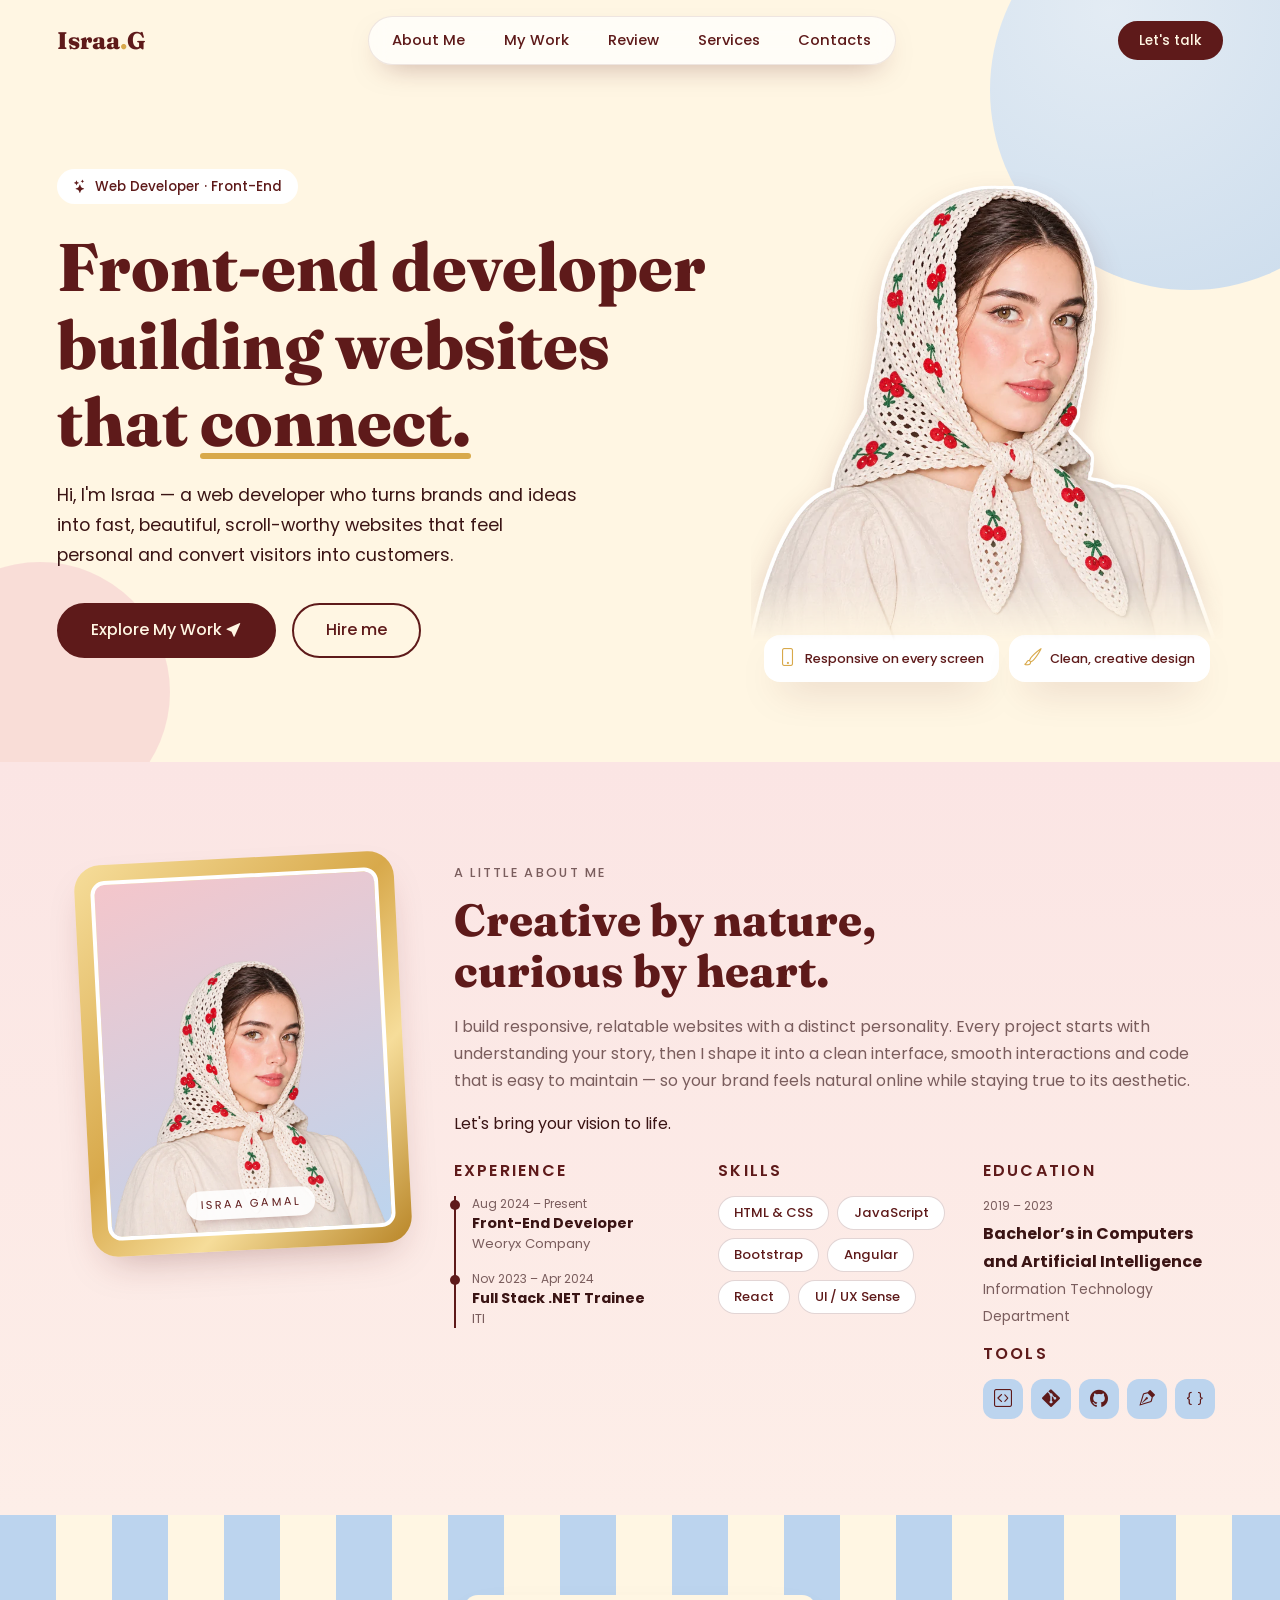
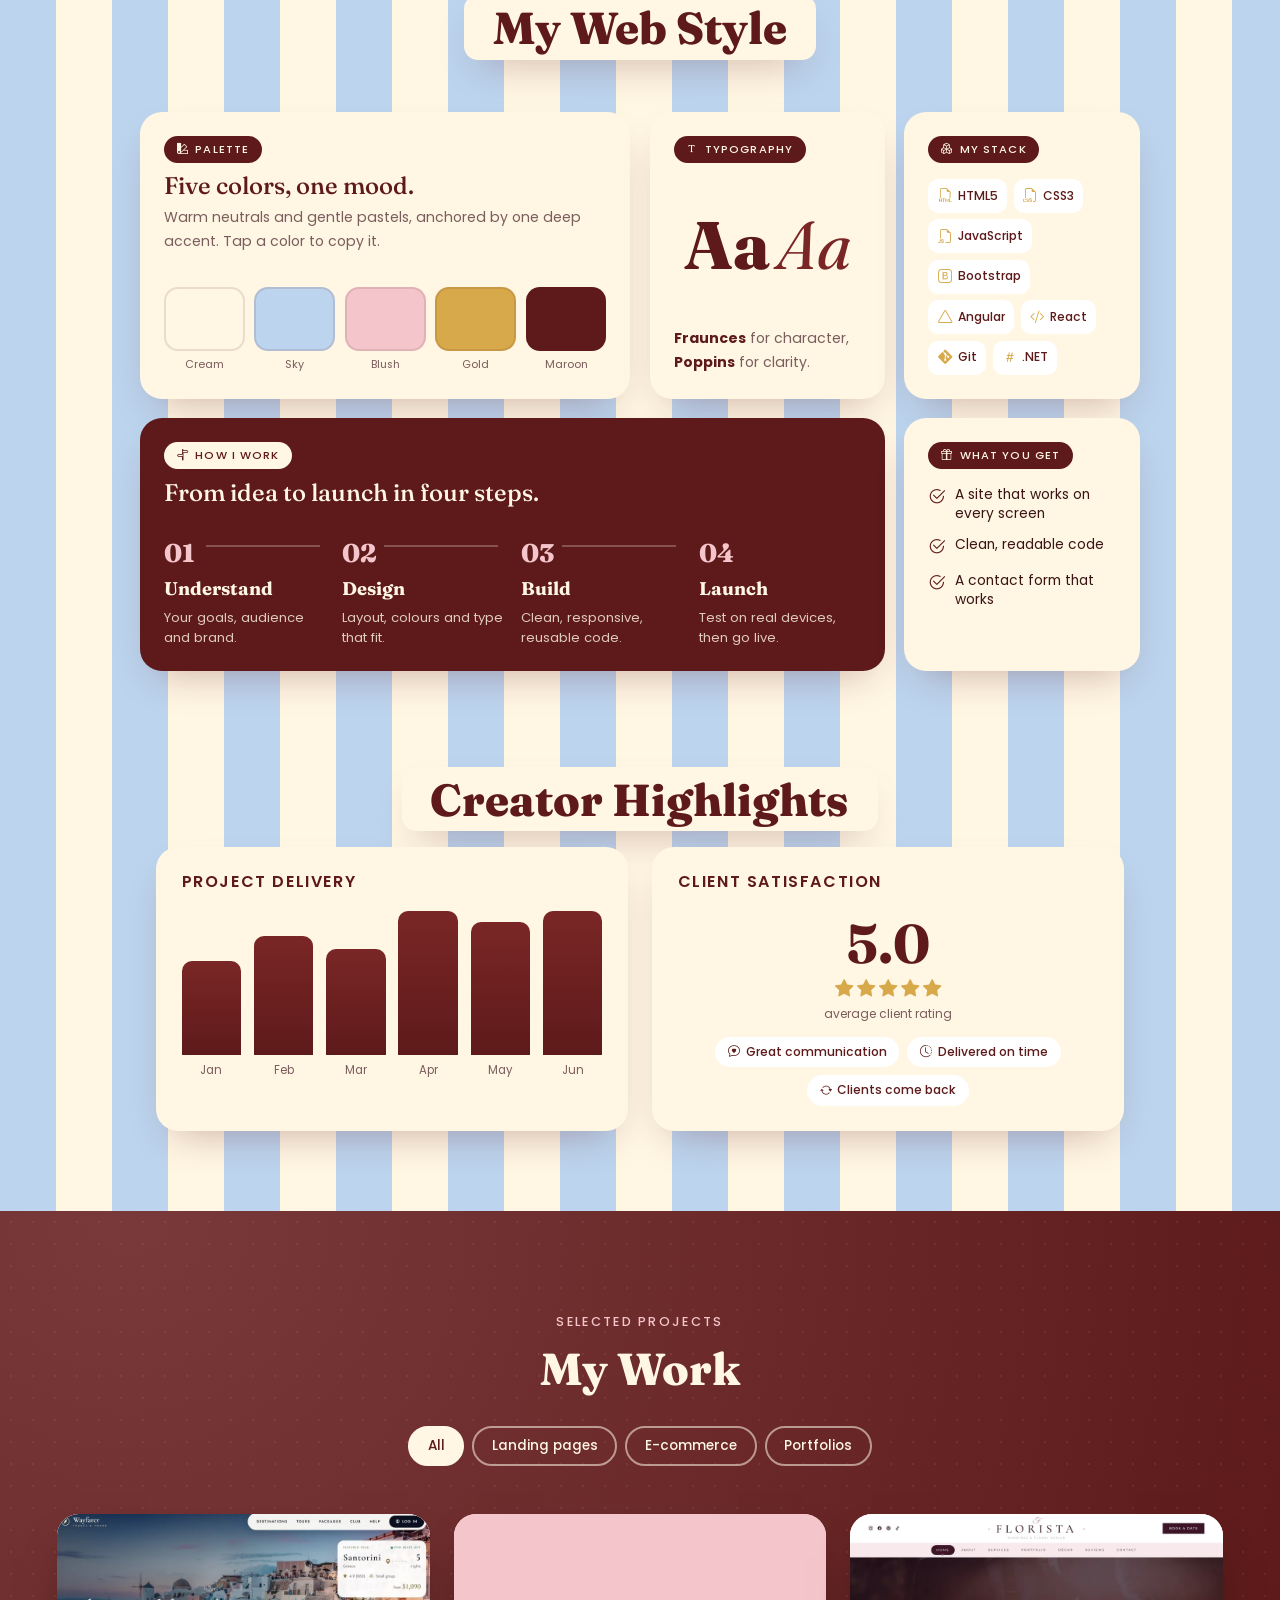
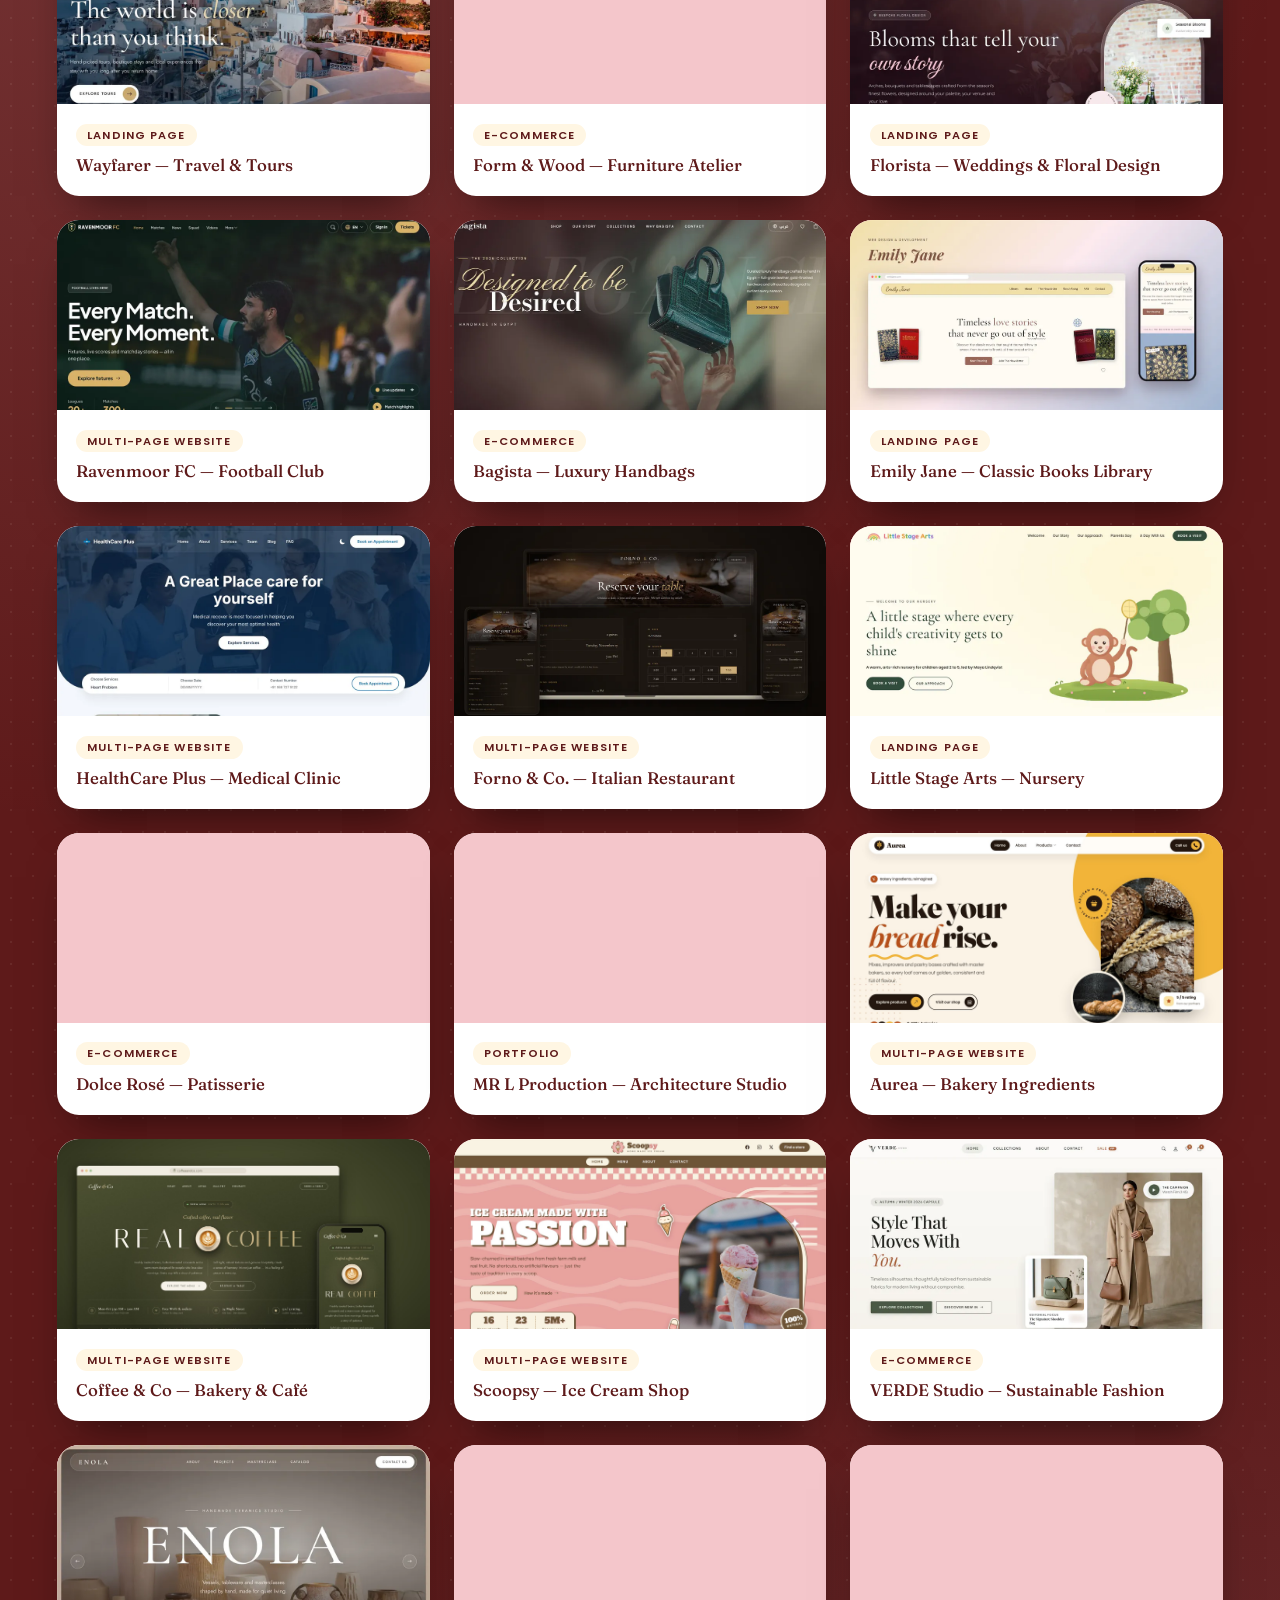
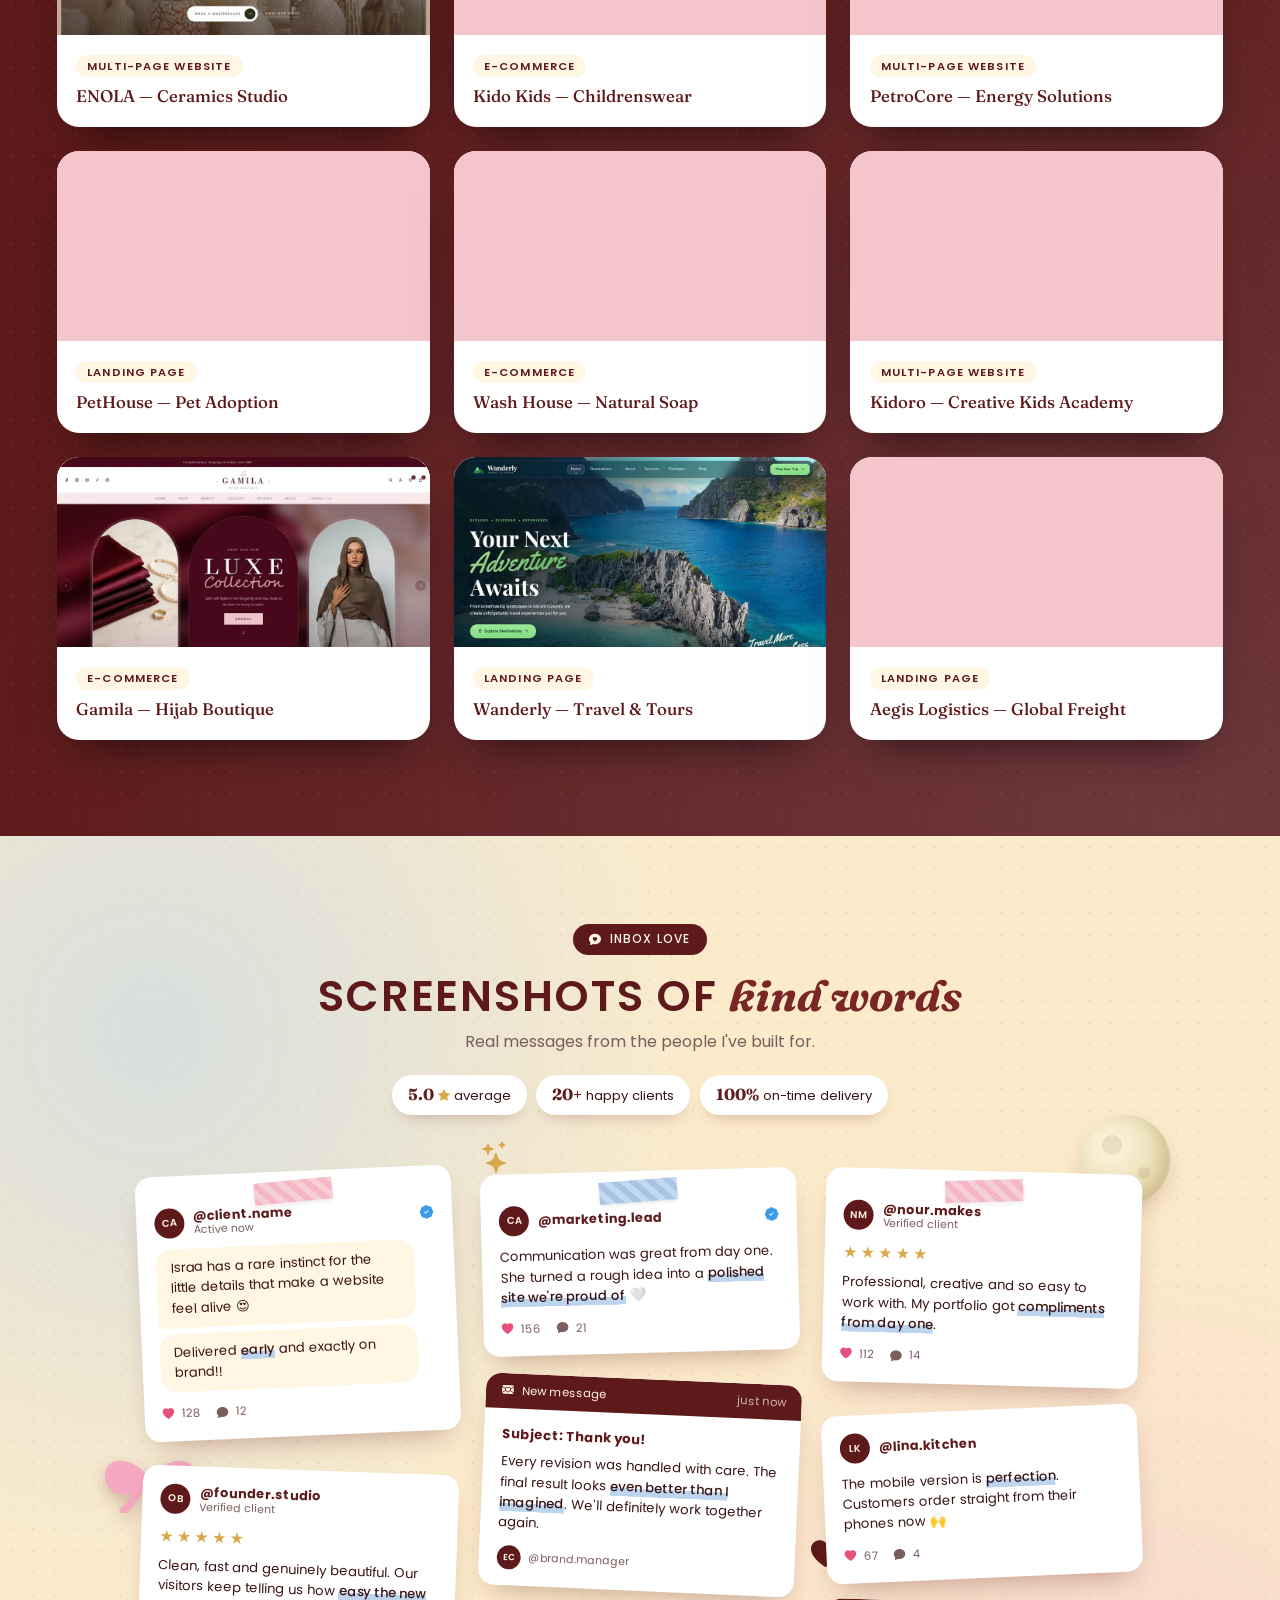
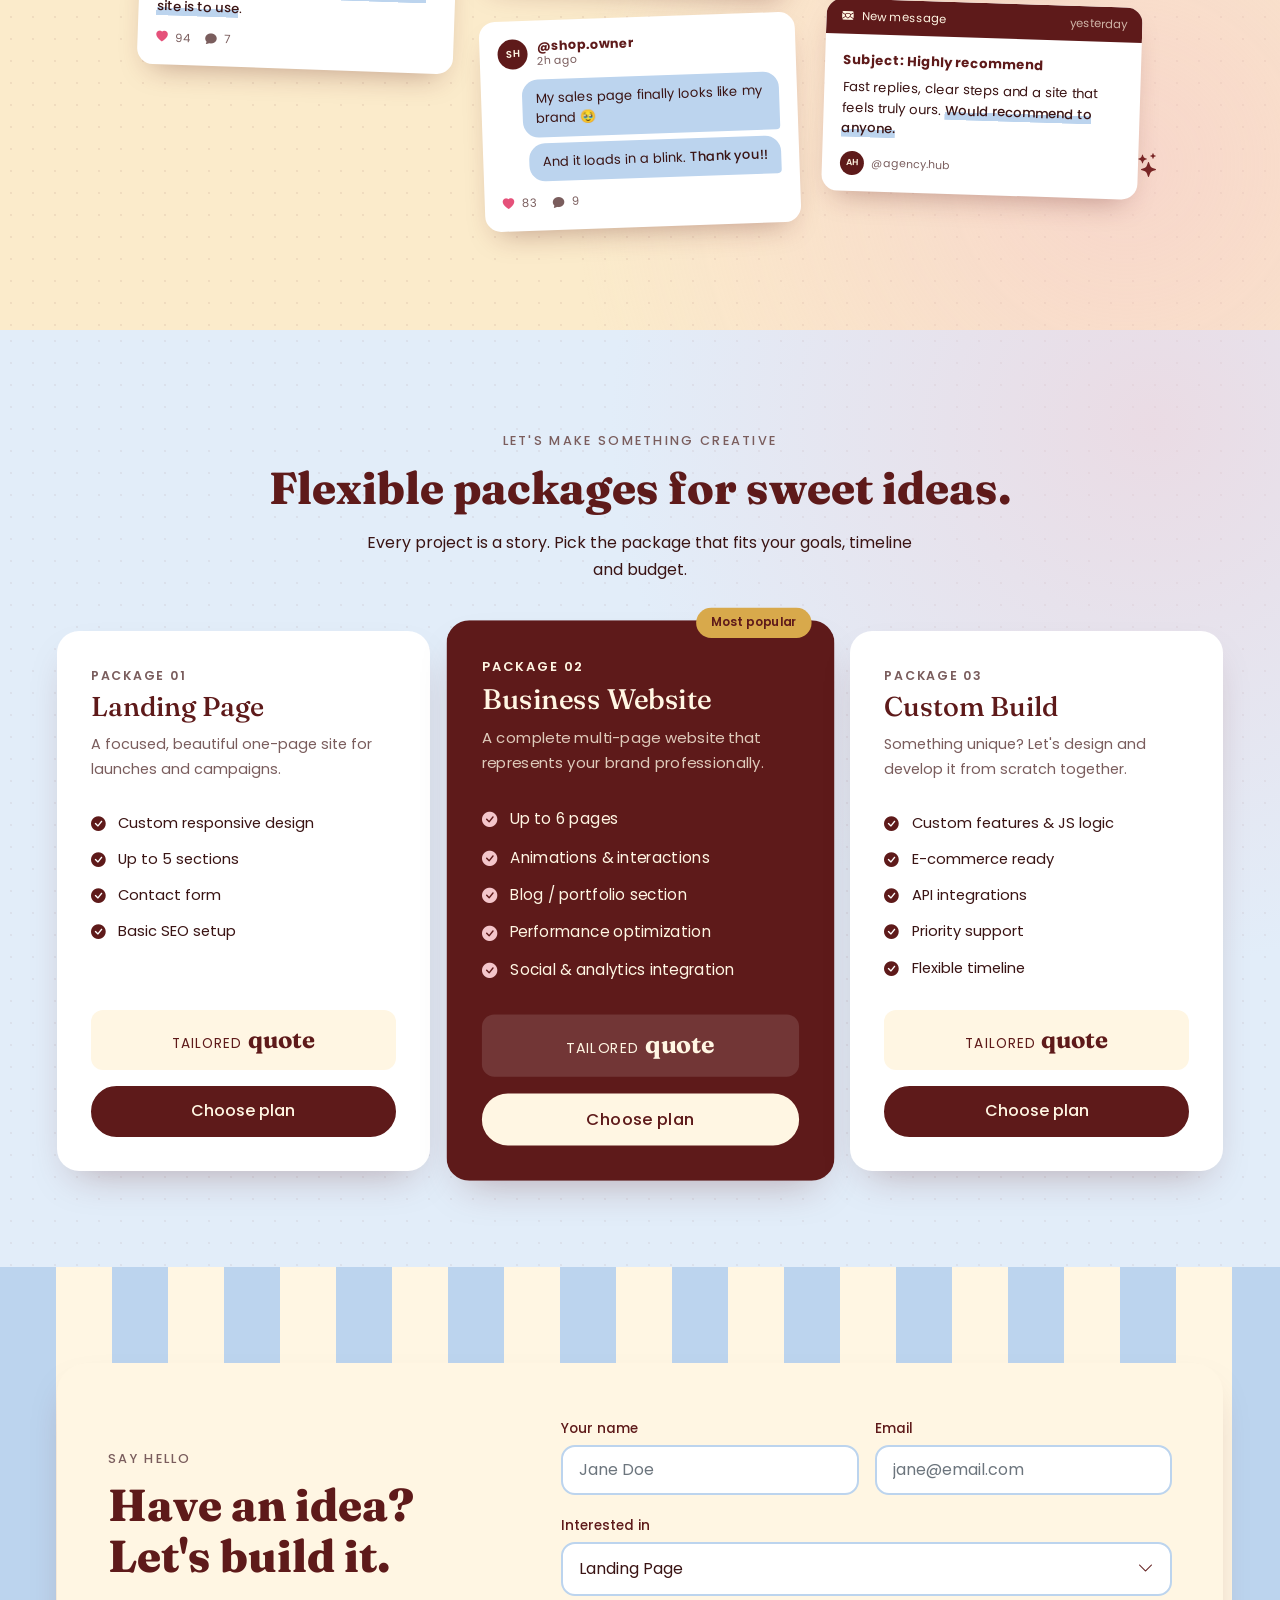
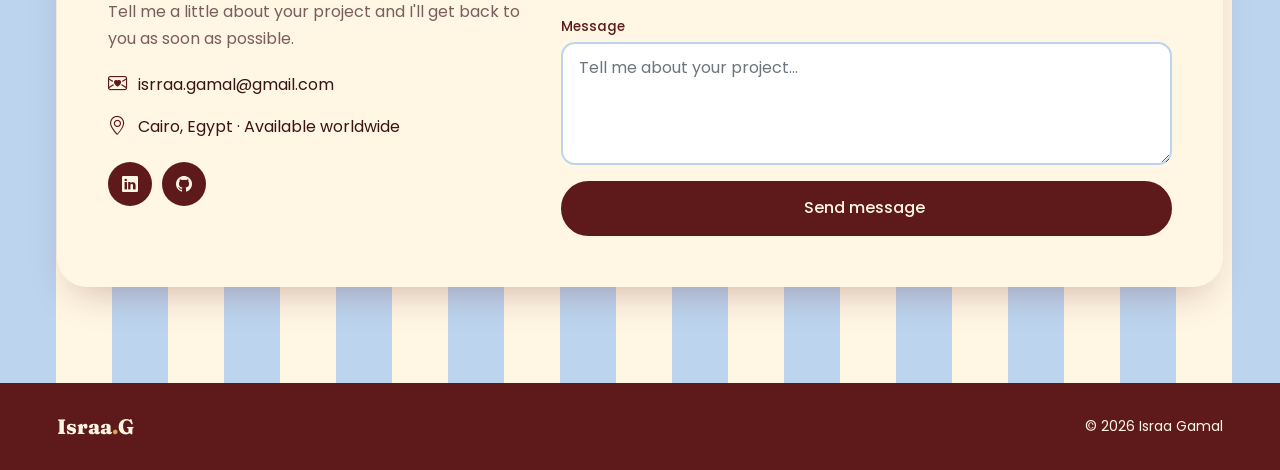
<file: index.html>
<!DOCTYPE html>
<html lang="en">
<head>
  <meta charset="UTF-8">
  <meta name="viewport" content="width=device-width, initial-scale=1">
  <title>Israa Gamal | Web Developer Portfolio</title>
  <meta name="description" content="Israa Gamal — web developer crafting clean, creative and conversion-focused websites with HTML, CSS, JavaScript and Bootstrap.">
  <meta name="theme-color" content="#FFF6E3">
  <link rel="icon" type="image/svg+xml" href="assets/favicon.svg">
  <link rel="apple-touch-icon" href="assets/favicon.svg">

  <link rel="preconnect" href="https://fonts.googleapis.com">
  <link rel="preconnect" href="https://fonts.gstatic.com" crossorigin>
  <link rel="stylesheet" href="https://fonts.googleapis.com/css2?family=Fraunces:opsz,wght@9..144,600;9..144,700;9..144,800&family=Poppins:wght@300;400;500;600&display=swap" media="print" onload="this.media='all'">
  <noscript><link rel="stylesheet" href="https://fonts.googleapis.com/css2?family=Fraunces:opsz,wght@9..144,600;9..144,700;9..144,800&family=Poppins:wght@300;400;500;600&display=swap"></noscript>
  <link rel="stylesheet" href="css/bootstrap.min.css">
  <link rel="stylesheet" href="css/bootstrap-icons.css">
  <link rel="stylesheet" href="css/style.css?v=20261118h">
</head>
<body>

  <!-- ================= NAV ================= -->
  <header class="site-header" id="header">
    <nav class="navbar navbar-expand-lg">
      <div class="container">
        <a class="brand" href="#home" aria-label="Israa Gamal home">Israa<span>.</span>G</a>
        <button class="navbar-toggler d-lg-none" type="button" data-bs-toggle="offcanvas" data-bs-target="#navCanvas" aria-controls="navCanvas" aria-label="Open menu">
          <i class="bi bi-list"></i>
        </button>
        <div class="d-none d-lg-flex flex-grow-1 justify-content-center">
          <div class="nav-capsule"><span class="nav-glider" aria-hidden="true"></span>
          <ul class="navbar-nav flex-row">
            <li class="nav-item"><a class="nav-link" href="#about"><span data-text="About Me">About Me</span></a></li>
            <li class="nav-item"><a class="nav-link" href="#work"><span data-text="My Work">My Work</span></a></li>
            <li class="nav-item"><a class="nav-link" href="#reviews"><span data-text="Review">Review</span></a></li>
            <li class="nav-item"><a class="nav-link" href="#services"><span data-text="Services">Services</span></a></li>
            <li class="nav-item"><a class="nav-link" href="#contact"><span data-text="Contacts">Contacts</span></a></li>
          </ul>
          </div>
        </div>
        <a href="#contact" class="btn btn-maroon btn-sm d-none d-lg-inline-flex">Let's talk</a>
      </div>
    </nav>
  </header>

  <!-- ================= MOBILE MENU (offcanvas) ================= -->
  <div class="offcanvas offcanvas-end d-lg-none" tabindex="-1" id="navCanvas" aria-labelledby="navCanvasLabel">
    <div class="offcanvas-header">
      <a class="brand" id="navCanvasLabel" href="#home">Israa<span>.</span>G</a>
      <button type="button" class="btn-close" data-bs-dismiss="offcanvas" aria-label="Close menu"></button>
    </div>
    <div class="offcanvas-body">
      <p class="oc-label">Menu</p>
      <ul class="navbar-nav">
        <li class="nav-item"><a class="nav-link" href="#about"><em class="nl-num">01</em><span data-text="About Me">About Me</span></a></li>
        <li class="nav-item"><a class="nav-link" href="#work"><em class="nl-num">02</em><span data-text="My Work">My Work</span></a></li>
        <li class="nav-item"><a class="nav-link" href="#reviews"><em class="nl-num">03</em><span data-text="Review">Review</span></a></li>
        <li class="nav-item"><a class="nav-link" href="#services"><em class="nl-num">04</em><span data-text="Services">Services</span></a></li>
        <li class="nav-item"><a class="nav-link" href="#contact"><em class="nl-num">05</em><span data-text="Contacts">Contacts</span></a></li>
      </ul>
      <div class="oc-foot">
        <a href="#contact" class="btn btn-maroon btn-lg w-100">Let's talk <i class="bi bi-arrow-right ms-2"></i></a>
        <a class="oc-mail" href="mailto:isrraa.gamal@gmail.com"><i class="bi bi-envelope-heart"></i> isrraa.gamal@gmail.com</a>
        <div class="socials">
          <a href="#" aria-label="LinkedIn"><i class="bi bi-linkedin"></i></a>
          <a href="#" aria-label="GitHub"><i class="bi bi-github"></i></a>
        </div>
      </div>
    </div>
  </div>


  <main>
  <!-- ================= HERO ================= -->
  <section class="hero" id="home">
    <div class="container">
      <div class="row align-items-center gy-5">
        <div class="col-lg-7 reveal">
          <span class="eyebrow"><i class="bi bi-stars"></i> Web Developer · Front-End</span>
          <h1>Front-end developer<br>building websites<br>that <span class="hl">connect.</span></h1>
          <p class="lead-text">Hi, I'm Israa — a web developer who turns brands and ideas into fast, beautiful, scroll-worthy websites that feel personal and convert visitors into customers.</p>
          <div class="d-flex flex-wrap gap-3 align-items-center hero-actions">
            <a href="#work" class="btn btn-maroon btn-lg">Explore My Work <i class="bi bi-cursor-fill ms-1"></i></a>
            <a href="#contact" class="btn btn-ghost btn-lg">Hire me</a>
          </div>
        </div>

        <div class="col-lg-5 reveal" style="--d:.15s">
          <div class="hero-visual">
            <div class="arch">
              <div class="avatar">
                <img src="assets/img/israa-portrait.webp" width="800" height="843" alt="Portrait of Israa Gamal, web developer" fetchpriority="high" decoding="async">
              </div>
            </div>
            <div class="float-card fc-code"><i class="bi bi-phone"></i><span>Responsive on every screen</span></div>
            <div class="float-card fc-resp"><i class="bi bi-brush"></i><span>Clean, creative design</span></div>
          </div>
        </div>
      </div>
    </div>
  </section>

  <!-- ================= ABOUT ================= -->
  <section class="section" id="about">
    <div class="container">
      <div class="row gy-5 align-items-start">
        <div class="col-lg-4 reveal about-photo">
          <div class="gold-frame">
            <div class="frame-inner has-photo">
              <img src="assets/img/israa-portrait.webp" width="800" height="843" alt="Israa Gamal" loading="lazy" decoding="async">
              <small>Israa Gamal</small>
            </div>
          </div>
        </div>
        <div class="col-lg-8 reveal" style="--d:.1s">
          <span class="kicker">A little about me</span>
          <h2 class="title">Creative by nature,<br>curious by heart.</h2>
          <p class="text-body-muted">I build responsive, relatable websites with a distinct personality. Every project starts with understanding your story, then I shape it into a clean interface, smooth interactions and code that is easy to maintain — so your brand feels natural online while staying true to its aesthetic.</p>
          <p class="fw-semibold mb-4">Let's bring your vision to life.</p>

          <div class="row gy-4 about-cols">
            <div class="col-md-4">
              <h3>Experience</h3>
              <ul class="timeline list-unstyled">
                <li><em>Aug 2024 – Present</em><b>Front-End Developer</b><span>Weoryx Company</span></li>
                <li><em>Nov 2023 – Apr 2024</em><b>Full Stack .NET Trainee</b><span>ITI</span></li>
              </ul>
            </div>
            <div class="col-md-4">
              <h3>Skills</h3>
              <ul class="skill-tags list-unstyled">
                <li>HTML &amp; CSS</li>
                <li>JavaScript</li>
                <li>Bootstrap</li>
                <li>Angular</li>
                <li>React</li>
                <li>UI / UX Sense</li>
              </ul>
            </div>
            <div class="col-md-4">
              <h3>Education</h3>
              <p class="mb-1"><em class="small-em">2019 – 2023</em></p>
              <p class="mb-3"><b>Bachelor’s in Computers and Artificial Intelligence</b><br><span class="text-body-muted small">Information Technology Department</span></p>
              <h3>Tools</h3>
              <div class="tools">
                <span title="VS Code"><i class="bi bi-code-square"></i></span>
                <span title="Git"><i class="bi bi-git"></i></span>
                <span title="GitHub"><i class="bi bi-github"></i></span>
                <span title="Figma"><i class="bi bi-vector-pen"></i></span>
                <span title="Browser DevTools"><i class="bi bi-braces"></i></span>
              </div>
            </div>
          </div>
        </div>
      </div>
    </div>
  </section>

  <!-- ================= STYLE (bento) ================= -->
  <section class="stripes style-sec" id="style">
    <div class="container">
      <h2 class="title ribbon">My Web Style</h2>

      <div class="bento">
        <!-- Palette -->
        <article class="b-card b-palette reveal">
          <span class="b-label"><i class="bi bi-palette2"></i> Palette</span>
          <h3>Five colors, one mood.</h3>
          <p>Warm neutrals and gentle pastels, anchored by one deep accent. Tap a color to copy it.</p>
          <div class="swatches">
            <button type="button" class="sw" style="--c:#FFF6E3" data-hex="#FFF6E3"><i></i><span>Cream</span></button>
            <button type="button" class="sw" style="--c:#BCD4EE" data-hex="#BCD4EE"><i></i><span>Sky</span></button>
            <button type="button" class="sw" style="--c:#F4C6CB" data-hex="#F4C6CB"><i></i><span>Blush</span></button>
            <button type="button" class="sw" style="--c:#D8A94B" data-hex="#D8A94B"><i></i><span>Gold</span></button>
            <button type="button" class="sw" style="--c:#5E1A1A" data-hex="#5E1A1A"><i></i><span>Maroon</span></button>
          </div>
        </article>

        <!-- Typography -->
        <article class="b-card b-type reveal" style="--d:.08s">
          <span class="b-label"><i class="bi bi-fonts"></i> Typography</span>
          <div class="specimen"><b>Aa</b><em>Aa</em></div>
          <p><strong>Fraunces</strong> for character,<br><strong>Poppins</strong> for clarity.</p>
        </article>

        <!-- Stack -->
        <article class="b-card b-stack reveal" style="--d:.16s">
          <span class="b-label"><i class="bi bi-boxes"></i> My stack</span>
          <ul class="stack-list">
            <li><i class="bi bi-filetype-html"></i>HTML5</li>
            <li><i class="bi bi-filetype-css"></i>CSS3</li>
            <li><i class="bi bi-filetype-js"></i>JavaScript</li>
            <li><i class="bi bi-bootstrap"></i>Bootstrap</li>
            <li><i class="bi bi-triangle"></i>Angular</li>
            <li><i class="bi bi-code-slash"></i>React</li>
            <li><i class="bi bi-git"></i>Git</li>
            <li><i class="bi bi-hash"></i>.NET</li>
          </ul>
        </article>

        <!-- Process -->
        <article class="b-card b-process reveal" style="--d:.24s">
          <span class="b-label"><i class="bi bi-signpost-split"></i> How I work</span>
          <h3>From idea to launch in four steps.</h3>
          <ol class="process">
            <li><b>Understand</b><span>Your goals, audience and brand.</span></li>
            <li><b>Design</b><span>Layout, colours and type that fit.</span></li>
            <li><b>Build</b><span>Clean, responsive, reusable code.</span></li>
            <li><b>Launch</b><span>Test on real devices, then go live.</span></li>
          </ol>
        </article>

        <!-- Deliverables -->
        <article class="b-card b-get reveal" style="--d:.32s">
          <span class="b-label"><i class="bi bi-gift"></i> What you get</span>
          <ul class="get-list">
            <li><i class="bi bi-check2-circle"></i>A site that works on every screen</li>
            <li><i class="bi bi-check2-circle"></i>Clean, readable code</li>
            <li><i class="bi bi-check2-circle"></i>A contact form that works</li>
          </ul>
        </article>
      </div>
    </div>
  </section>

  <!-- ================= HIGHLIGHTS ================= -->
  <section class="stripes highlights" id="highlights">
    <div class="container">
      <h2 class="title ribbon text-center">Creator Highlights</h2>
      <div class="row g-4 justify-content-center">
        <div class="col-md-6 col-lg-5 reveal">
          <div class="chart-card">
            <h4>Project Delivery</h4>
            <div class="bars" data-bars>
              <div><span style="--h:55%"></span><small>Jan</small></div>
              <div><span style="--h:70%"></span><small>Feb</small></div>
              <div><span style="--h:62%"></span><small>Mar</small></div>
              <div><span style="--h:85%"></span><small>Apr</small></div>
              <div><span style="--h:78%"></span><small>May</small></div>
              <div><span style="--h:96%"></span><small>Jun</small></div>
            </div>
          </div>
        </div>
        <div class="col-md-6 col-lg-5 reveal" style="--d:.1s">
          <div class="chart-card">
            <h4>Client Satisfaction</h4>
            <div class="rating"><div class="rating-score"><strong>5.0</strong><div class="rating-stars" aria-label="5 out of 5 stars"><i class="bi bi-star-fill"></i><i class="bi bi-star-fill"></i><i class="bi bi-star-fill"></i><i class="bi bi-star-fill"></i><i class="bi bi-star-fill"></i></div><small>average client rating</small></div><ul class="rating-tags"><li><i class="bi bi-chat-heart"></i>Great communication</li><li><i class="bi bi-clock-history"></i>Delivered on time</li><li><i class="bi bi-arrow-repeat"></i>Clients come back</li></ul></div>
          </div>
        </div>
      </div>
    </div>
  </section>

  <!-- ================= WORK ================= -->
  <section class="section" id="work">
    <div class="container">
      <div class="text-center mb-5 reveal">
        <span class="kicker">Selected projects</span>
        <h2 class="title">My Work</h2>
        <div class="filters" role="tablist" aria-label="Filter projects">
          <button class="active" data-filter="all">All</button>
          <button data-filter="landing">Landing pages</button>
          <button data-filter="shop">E-commerce</button>
          <button data-filter="portfolio">Portfolios</button>
        </div>
      </div>

      <div class="row g-4" id="projects">
        <div class="col-md-6 col-lg-4 project" data-cat="landing">
          <article class="p-card c1">
            <div class="p-thumb has-img"><img src="assets/img/thumbs/wayfarer-santorini.webp" width="960" height="569" alt="Wayfarer travel and tours website preview" loading="lazy" decoding="async"><a class="p-overlay" href="project.html?p=wayfarer-travel" aria-label="View Wayfarer Travel and Tours case study"><span>View case study <i class="bi bi-arrow-right"></i></span></a></div>
            <div class="p-body"><span class="tag">Landing page</span><h3>Wayfarer — Travel &amp; Tours</h3></div>
          </article>
        </div>
        <div class="col-md-6 col-lg-4 project" data-cat="shop">
          <article class="p-card c3">
            <div class="p-thumb has-img"><img src="assets/img/thumbs/formwood-hero.webp" width="960" height="554" alt="Form and Wood furniture atelier website preview" loading="lazy" decoding="async"><a class="p-overlay" href="project.html?p=form-and-wood" aria-label="View Form and Wood Furniture Atelier case study"><span>View case study <i class="bi bi-arrow-right"></i></span></a></div>
            <div class="p-body"><span class="tag">E-commerce</span><h3>Form &amp; Wood — Furniture Atelier</h3></div>
          </article>
        </div>
        <div class="col-md-6 col-lg-4 project" data-cat="landing">
          <article class="p-card c2">
            <div class="p-thumb has-img"><img src="assets/img/thumbs/florista-hero1.webp" width="960" height="720" alt="Florista weddings and floral design website preview" loading="lazy" decoding="async"><a class="p-overlay" href="project.html?p=florista-weddings" aria-label="View Florista Weddings and Floral Design case study"><span>View case study <i class="bi bi-arrow-right"></i></span></a></div>
            <div class="p-body"><span class="tag">Landing page</span><h3>Florista — Weddings &amp; Floral Design</h3></div>
          </article>
        </div>
        <div class="col-md-6 col-lg-4 project" data-cat="landing">
          <article class="p-card c1">
            <div class="p-thumb has-img"><img src="assets/img/thumbs/ravenmoor-hero.webp" width="960" height="526" alt="Ravenmoor FC football club website preview" loading="lazy" decoding="async"><a class="p-overlay" href="project.html?p=ravenmoor-fc" aria-label="View Ravenmoor FC Football Club case study"><span>View case study <i class="bi bi-arrow-right"></i></span></a></div>
            <div class="p-body"><span class="tag">Multi-page website</span><h3>Ravenmoor FC — Football Club</h3></div>
          </article>
        </div>
        <div class="col-md-6 col-lg-4 project" data-cat="shop">
          <article class="p-card c4">
            <div class="p-thumb has-img"><img src="assets/img/thumbs/bagista-hero.webp" width="960" height="560" alt="Bagista luxury handbags website preview" loading="lazy" decoding="async"><a class="p-overlay" href="project.html?p=bagista-handbags" aria-label="View Bagista Luxury Handbags case study"><span>View case study <i class="bi bi-arrow-right"></i></span></a></div>
            <div class="p-body"><span class="tag">E-commerce</span><h3>Bagista — Luxury Handbags</h3></div>
          </article>
        </div>
        <div class="col-md-6 col-lg-4 project" data-cat="landing">
          <article class="p-card c2">
            <div class="p-thumb has-img"><img src="assets/img/thumbs/emilyjane-cover.webp" width="960" height="472" alt="Emily Jane classic books library website preview" loading="lazy" decoding="async"><a class="p-overlay" href="project.html?p=emily-jane-books" aria-label="View Emily Jane Classic Books Library case study"><span>View case study <i class="bi bi-arrow-right"></i></span></a></div>
            <div class="p-body"><span class="tag">Landing page</span><h3>Emily Jane — Classic Books Library</h3></div>
          </article>
        </div>
        <div class="col-md-6 col-lg-4 project" data-cat="landing">
          <article class="p-card c1">
            <div class="p-thumb has-img"><img src="assets/img/thumbs/healthcare-home.webp" width="960" height="600" alt="HealthCare Plus medical clinic website preview" loading="lazy" decoding="async"><a class="p-overlay" href="project.html?p=healthcare-plus" aria-label="View HealthCare Plus — Medical Clinic case study"><span>View case study <i class="bi bi-arrow-right"></i></span></a></div>
            <div class="p-body"><span class="tag">Multi-page website</span><h3>HealthCare Plus — Medical Clinic</h3></div>
          </article>
        </div>
        <div class="col-md-6 col-lg-4 project" data-cat="landing">
          <article class="p-card c4">
            <div class="p-thumb has-img"><img src="assets/img/thumbs/forno-cover.webp" width="960" height="560" alt="Forno and Co Italian restaurant website preview" loading="lazy" decoding="async"><a class="p-overlay" href="project.html?p=forno-restaurant" aria-label="View Forno and Co Italian Restaurant case study"><span>View case study <i class="bi bi-arrow-right"></i></span></a></div>
            <div class="p-body"><span class="tag">Multi-page website</span><h3>Forno &amp; Co. — Italian Restaurant</h3></div>
          </article>
        </div>
        <div class="col-md-6 col-lg-4 project" data-cat="landing">
          <article class="p-card c4">
            <div class="p-thumb has-img"><img src="assets/img/thumbs/littlestage-home.webp" width="960" height="600" alt="Little Stage Arts nursery website preview" loading="lazy" decoding="async"><a class="p-overlay" href="project.html?p=little-stage-arts" aria-label="View Little Stage Arts Nursery case study"><span>View case study <i class="bi bi-arrow-right"></i></span></a></div>
            <div class="p-body"><span class="tag">Landing page</span><h3>Little Stage Arts — Nursery</h3></div>
          </article>
        </div>
        <div class="col-md-6 col-lg-4 project" data-cat="shop">
          <article class="p-card c2">
            <div class="p-thumb has-img"><img src="assets/img/thumbs/dolce-rose-desktop.webp" width="960" height="493" alt="Dolce Rosé patisserie website preview" loading="lazy" decoding="async"><a class="p-overlay" href="project.html?p=dolce-rose" aria-label="View Dolce Rosé Patisserie case study"><span>View case study <i class="bi bi-arrow-right"></i></span></a></div>
            <div class="p-body"><span class="tag">E-commerce</span><h3>Dolce Rosé — Patisserie</h3></div>
          </article>
        </div>
        <div class="col-md-6 col-lg-4 project" data-cat="portfolio">
          <article class="p-card c4">
            <div class="p-thumb has-img"><img src="assets/img/thumbs/mrl-hero.webp" width="960" height="585" alt="MR L Production architecture studio website preview" loading="lazy" decoding="async"><a class="p-overlay" href="project.html?p=mrl-architecture" aria-label="View MR L Production Architecture Studio case study"><span>View case study <i class="bi bi-arrow-right"></i></span></a></div>
            <div class="p-body"><span class="tag">Portfolio</span><h3>MR L Production — Architecture Studio</h3></div>
          </article>
        </div>
        <div class="col-md-6 col-lg-4 project" data-cat="landing">
          <article class="p-card c4">
            <div class="p-thumb has-img"><img src="assets/img/aurea-home.jpg" alt="Aurea bakery ingredients website preview" loading="lazy"><a class="p-overlay" href="project.html?p=aurea-bakery" aria-label="View Aurea Bakery Ingredients case study"><span>View case study <i class="bi bi-arrow-right"></i></span></a></div>
            <div class="p-body"><span class="tag">Multi-page website</span><h3>Aurea — Bakery Ingredients</h3></div>
          </article>
        </div>
        <div class="col-md-6 col-lg-4 project" data-cat="landing">
          <article class="p-card c4">
            <div class="p-thumb has-img"><img src="assets/img/coffee-cover.jpg" alt="Coffee and Co bakery and cafe website preview" loading="lazy"><a class="p-overlay" href="project.html?p=coffee-and-co" aria-label="View Coffee and Co Bakery and Cafe case study"><span>View case study <i class="bi bi-arrow-right"></i></span></a></div>
            <div class="p-body"><span class="tag">Multi-page website</span><h3>Coffee &amp; Co — Bakery &amp; Café</h3></div>
          </article>
        </div>
        <div class="col-md-6 col-lg-4 project" data-cat="landing">
          <article class="p-card c2">
            <div class="p-thumb has-img"><img src="assets/img/scoopsy-d01.jpg" alt="Scoopsy ice cream shop website preview" loading="lazy"><a class="p-overlay" href="project.html?p=scoopsy-ice-cream" aria-label="View Scoopsy Ice Cream Shop case study"><span>View case study <i class="bi bi-arrow-right"></i></span></a></div>
            <div class="p-body"><span class="tag">Multi-page website</span><h3>Scoopsy — Ice Cream Shop</h3></div>
          </article>
        </div>
        <div class="col-md-6 col-lg-4 project" data-cat="shop">
          <article class="p-card c5">
            <div class="p-thumb has-img"><img src="assets/img/thumbs/verde-home.webp" width="960" height="577" alt="VERDE Studio sustainable fashion store website preview" loading="lazy" decoding="async"><a class="p-overlay" href="project.html?p=verde-studio" aria-label="View VERDE Studio Sustainable Fashion case study"><span>View case study <i class="bi bi-arrow-right"></i></span></a></div>
            <div class="p-body"><span class="tag">E-commerce</span><h3>VERDE Studio — Sustainable Fashion</h3></div>
          </article>
        </div>
        <div class="col-md-6 col-lg-4 project" data-cat="landing">
          <article class="p-card c3">
            <div class="p-thumb has-img"><img src="assets/img/thumbs/enola-home.webp" width="960" height="600" alt="ENOLA ceramics studio website preview" loading="lazy" decoding="async"><a class="p-overlay" href="project.html?p=enola-ceramics" aria-label="View ENOLA Ceramics Studio case study"><span>View case study <i class="bi bi-arrow-right"></i></span></a></div>
            <div class="p-body"><span class="tag">Multi-page website</span><h3>ENOLA — Ceramics Studio</h3></div>
          </article>
        </div>
        <div class="col-md-6 col-lg-4 project" data-cat="shop">
          <article class="p-card c6">
            <div class="p-thumb has-img"><img src="assets/img/thumbs/kido-hero.webp" width="960" height="600" alt="Kido Kids childrenswear website preview" loading="lazy" decoding="async"><a class="p-overlay" href="project.html?p=kido-kids" aria-label="View Kido Kids Childrenswear case study"><span>View case study <i class="bi bi-arrow-right"></i></span></a></div>
            <div class="p-body"><span class="tag">E-commerce</span><h3>Kido Kids — Childrenswear</h3></div>
          </article>
        </div>
        <div class="col-md-6 col-lg-4 project" data-cat="landing">
          <article class="p-card c5">
            <div class="p-thumb has-img"><img src="assets/img/thumbs/petrocore-home.webp" width="960" height="600" alt="PetroCore energy solutions website preview" loading="lazy" decoding="async"><a class="p-overlay" href="project.html?p=petrocore-energy" aria-label="View PetroCore — Energy Solutions case study"><span>View case study <i class="bi bi-arrow-right"></i></span></a></div>
            <div class="p-body"><span class="tag">Multi-page website</span><h3>PetroCore — Energy Solutions</h3></div>
          </article>
        </div>
        <div class="col-md-6 col-lg-4 project" data-cat="landing">
          <article class="p-card c6">
            <div class="p-thumb has-img"><img src="assets/img/thumbs/pethouse-cover.webp" width="960" height="600" alt="PetHouse pet adoption website preview" loading="lazy" decoding="async"><a class="p-overlay" href="project.html?p=pethouse-adoption" aria-label="View PetHouse Pet Adoption case study"><span>View case study <i class="bi bi-arrow-right"></i></span></a></div>
            <div class="p-body"><span class="tag">Landing page</span><h3>PetHouse — Pet Adoption</h3></div>
          </article>
        </div>
        <div class="col-md-6 col-lg-4 project" data-cat="shop">
          <article class="p-card c3">
            <div class="p-thumb has-img"><img src="assets/img/thumbs/washhouse-hero.webp" width="960" height="600" alt="Wash House natural soap website preview" loading="lazy" decoding="async"><a class="p-overlay" href="project.html?p=wash-house" aria-label="View Wash House Natural Soap case study"><span>View case study <i class="bi bi-arrow-right"></i></span></a></div>
            <div class="p-body"><span class="tag">E-commerce</span><h3>Wash House — Natural Soap</h3></div>
          </article>
        </div>
        <div class="col-md-6 col-lg-4 project" data-cat="landing">
          <article class="p-card c1">
            <div class="p-thumb has-img"><img src="assets/img/thumbs/kidoro-home.webp" width="960" height="600" alt="Kidoro creative kids academy website preview" loading="lazy" decoding="async"><a class="p-overlay" href="project.html?p=kidoro-academy" aria-label="View Kidoro Creative Kids Academy case study"><span>View case study <i class="bi bi-arrow-right"></i></span></a></div>
            <div class="p-body"><span class="tag">Multi-page website</span><h3>Kidoro — Creative Kids Academy</h3></div>
          </article>
        </div>
        <div class="col-md-6 col-lg-4 project" data-cat="shop">
          <article class="p-card c2">
            <div class="p-thumb has-img"><img src="assets/img/thumbs/gamila-hero.webp" width="960" height="540" alt="Gamila hijab boutique website preview" loading="lazy" decoding="async"><a class="p-overlay" href="project.html?p=gamila-hijab" aria-label="View Gamila Hijab Boutique case study"><span>View case study <i class="bi bi-arrow-right"></i></span></a></div>
            <div class="p-body"><span class="tag">E-commerce</span><h3>Gamila — Hijab Boutique</h3></div>
          </article>
        </div>
        <div class="col-md-6 col-lg-4 project" data-cat="landing">
          <article class="p-card c1">
            <div class="p-thumb has-img"><img src="assets/img/thumbs/wanderly-desktop.webp" width="960" height="600" alt="Wanderly travel website preview" loading="lazy" decoding="async"><a class="p-overlay" href="project.html?p=wanderly-travel" aria-label="View Wanderly Travel and Tours case study"><span>View case study <i class="bi bi-arrow-right"></i></span></a></div>
            <div class="p-body"><span class="tag">Landing page</span><h3>Wanderly — Travel &amp; Tours</h3></div>
          </article>
        </div>
        <div class="col-md-6 col-lg-4 project" data-cat="landing">
          <article class="p-card c5">
            <div class="p-thumb has-img"><img src="assets/img/thumbs/aegis-hero.webp" width="960" height="600" alt="Aegis Logistics global freight website preview" loading="lazy" decoding="async"><a class="p-overlay" href="project.html?p=aegis-logistics" aria-label="View Aegis Logistics Global Freight case study"><span>View case study <i class="bi bi-arrow-right"></i></span></a></div>
            <div class="p-body"><span class="tag">Landing page</span><h3>Aegis Logistics — Global Freight</h3></div>
          </article>
        </div>
      </div>
    </div>
  </section>

  <!-- ================= REVIEWS ================= -->
  <section class="reviews-wall" id="reviews">
    <div class="container position-relative">
      <div class="text-center reveal">
        <span class="wall-kicker"><i class="bi bi-chat-heart-fill"></i> Inbox love</span>
        <h2 class="wall-title">Screenshots of <em>kind words</em></h2>
        <p class="wall-sub">Real messages from the people I've built for.</p>
        <div class="wall-stats">
          <span><b>5.0</b> <i class="bi bi-star-fill"></i> average</span>
          <span><b>20+</b> happy clients</span>
          <span><b>100%</b> on-time delivery</span>
        </div>
      </div>

      <div class="wall" id="wall">
        <!-- floating stickers (move gently with the mouse) -->
        <div class="deco moon" data-depth="22" aria-hidden="true"></div>
        <svg class="deco bow" data-depth="30" viewBox="0 0 120 80" aria-hidden="true">
          <path d="M60 40C44 14 6 8 6 36c0 28 40 30 54 4z" fill="#F4A9C0"/>
          <path d="M60 40c16-26 54-32 54-4 0 28-40 30-54 4z" fill="#F4A9C0"/>
          <path d="M60 40C46 52 36 72 28 78M60 40c14 12 24 32 32 38" stroke="#F4A9C0" stroke-width="9" stroke-linecap="round" fill="none"/>
          <circle cx="60" cy="40" r="9" fill="#E985A6"/>
        </svg>
        <i class="deco heart bi bi-heart-fill" data-depth="40" aria-hidden="true"></i>
        <i class="deco star bi bi-stars" data-depth="34" aria-hidden="true"></i>
        <i class="deco spark bi bi-stars" data-depth="18" aria-hidden="true"></i>

        <!-- 1 · DM style -->
        <article class="msg dm m1 reveal">
          <span class="tape" aria-hidden="true"></span>
          <header><span class="ava">CA</span><div><b>@client.name</b><small>Active now</small></div><i class="bi bi-patch-check-fill"></i></header>
          <div class="bubble">Israa has a rare instinct for the little details that make a website feel alive 😍</div>
          <div class="bubble">Delivered <strong>early</strong> and exactly on brand!!</div>
          <footer><i class="bi bi-heart-fill"></i> 128 <i class="bi bi-chat-fill"></i> 12</footer>
        </article>

        <!-- 2 · Star review -->
        <article class="msg rate m2 reveal" style="--d:.08s">
          <header><span class="ava">OB</span><div><b>@founder.studio</b><small>Verified client</small></div></header>
          <div class="stars">★★★★★</div>
          <p>Clean, fast and genuinely beautiful. Our visitors keep telling us how <strong>easy the new site is to use</strong>.</p>
          <footer><i class="bi bi-heart-fill"></i> 94 <i class="bi bi-chat-fill"></i> 7</footer>
        </article>

        <!-- 3 · Comment style -->
        <article class="msg cmt m3 reveal" style="--d:.16s">
          <span class="tape tape-blue" aria-hidden="true"></span>
          <header><span class="ava">CA</span><b>@marketing.lead</b><i class="bi bi-patch-check-fill"></i></header>
          <p>Communication was great from day one. She turned a rough idea into a <strong>polished site we're proud of</strong> 🤍</p>
          <footer><i class="bi bi-heart-fill"></i> 156 <i class="bi bi-chat-fill"></i> 21</footer>
        </article>

        <!-- 4 · Email style -->
        <article class="msg mail m4 reveal" style="--d:.24s">
          <div class="mail-bar"><i class="bi bi-envelope-heart-fill"></i> New message <span>just now</span></div>
          <div class="mail-body">
            <b>Subject: Thank you!</b>
            <p>Every revision was handled with care. The final result looks <strong>even better than I imagined</strong>. We'll definitely work together again.</p>
          </div>
          <footer><span class="ava">EC</span><small>@brand.manager</small></footer>
        </article>

        <!-- 5 · DM style, blue -->
        <article class="msg dm blue m5 reveal" style="--d:.32s">
          <header><span class="ava">SH</span><div><b>@shop.owner</b><small>2h ago</small></div></header>
          <div class="bubble">My sales page finally looks like my brand 🥹</div>
          <div class="bubble">And it loads in a blink. <strong>Thank you!!</strong></div>
          <footer><i class="bi bi-heart-fill"></i> 83 <i class="bi bi-chat-fill"></i> 9</footer>
        </article>

        <!-- 6 · Star review -->
        <article class="msg rate m6 reveal" style="--d:.4s">
          <span class="tape" aria-hidden="true"></span>
          <header><span class="ava">NM</span><div><b>@nour.makes</b><small>Verified client</small></div></header>
          <div class="stars">★★★★★</div>
          <p>Professional, creative and so easy to work with. My portfolio got <strong>compliments from day one</strong>.</p>
          <footer><i class="bi bi-heart-fill"></i> 112 <i class="bi bi-chat-fill"></i> 14</footer>
        </article>

        <!-- 7 · Comment -->
        <article class="msg cmt m7 reveal" style="--d:.48s">
          <header><span class="ava">LK</span><b>@lina.kitchen</b></header>
          <p>The mobile version is <strong>perfection</strong>. Customers order straight from their phones now 🙌</p>
          <footer><i class="bi bi-heart-fill"></i> 67 <i class="bi bi-chat-fill"></i> 4</footer>
        </article>

        <!-- 8 · Email -->
        <article class="msg mail m8 reveal" style="--d:.56s">
          <div class="mail-bar"><i class="bi bi-envelope-heart-fill"></i> New message <span>yesterday</span></div>
          <div class="mail-body">
            <b>Subject: Highly recommend</b>
            <p>Fast replies, clear steps and a site that feels truly ours. <strong>Would recommend to anyone.</strong></p>
          </div>
          <footer><span class="ava">AH</span><small>@agency.hub</small></footer>
        </article>
      </div>
    </div>
  </section>

  <!-- ================= SERVICES ================= -->
  <section class="section" id="services">
    <div class="container">
      <div class="text-center mb-5 reveal">
        <span class="kicker">Let's make something creative</span>
        <h2 class="title">Flexible packages for sweet ideas.</h2>
        <p class="sub">Every project is a story. Pick the package that fits your goals, timeline and budget.</p>
      </div>
      <div class="row g-4 align-items-stretch">
        <div class="col-lg-4 reveal">
          <div class="package">
            <span class="num">Package 01</span>
            <h3>Landing Page</h3>
            <p class="desc">A focused, beautiful one-page site for launches and campaigns.</p>
            <ul>
              <li>Custom responsive design</li>
              <li>Up to 5 sections</li>
              <li>Contact form</li>
              <li>Basic SEO setup</li>
            </ul>
            <div class="price">Tailored <b>quote</b></div>
            <a href="#contact" class="btn btn-maroon w-100" data-plan="Landing Page">Choose plan</a>
          </div>
        </div>
        <div class="col-lg-4 reveal" style="--d:.1s">
          <div class="package featured">
            <span class="badge-pop">Most popular</span>
            <span class="num">Package 02</span>
            <h3>Business Website</h3>
            <p class="desc">A complete multi-page website that represents your brand professionally.</p>
            <ul>
              <li>Up to 6 pages</li>
              <li>Animations &amp; interactions</li>
              <li>Blog / portfolio section</li>
              <li>Performance optimization</li>
              <li>Social &amp; analytics integration</li>
            </ul>
            <div class="price">Tailored <b>quote</b></div>
            <a href="#contact" class="btn btn-cream w-100" data-plan="Business Website">Choose plan</a>
          </div>
        </div>
        <div class="col-lg-4 reveal" style="--d:.2s">
          <div class="package">
            <span class="num">Package 03</span>
            <h3>Custom Build</h3>
            <p class="desc">Something unique? Let's design and develop it from scratch together.</p>
            <ul>
              <li>Custom features &amp; JS logic</li>
              <li>E-commerce ready</li>
              <li>API integrations</li>
              <li>Priority support</li>
              <li>Flexible timeline</li>
            </ul>
            <div class="price">Tailored <b>quote</b></div>
            <a href="#contact" class="btn btn-maroon w-100" data-plan="Custom Build">Choose plan</a>
          </div>
        </div>
      </div>
    </div>
  </section>

  <!-- ================= CONTACT ================= -->
  <section class="stripes contact" id="contact">
    <div class="container">
      <div class="contact-card reveal">
        <div class="row gy-4 align-items-center">
          <div class="col-lg-5">
            <span class="kicker">Say hello</span>
            <h2 class="title">Have an idea?<br>Let's build it.</h2>
            <p class="text-body-muted">Tell me a little about your project and I'll get back to you as soon as possible.</p>
            <ul class="contact-list list-unstyled">
              <li><i class="bi bi-envelope-heart"></i><a href="mailto:isrraa.gamal@gmail.com">isrraa.gamal@gmail.com</a></li>
              <li><i class="bi bi-geo-alt"></i>Cairo, Egypt · Available worldwide</li>
            </ul>
            <div class="socials">
              <a href="#" aria-label="LinkedIn"><i class="bi bi-linkedin"></i></a>
              <a href="#" aria-label="GitHub"><i class="bi bi-github"></i></a>
            </div>
          </div>
          <div class="col-lg-7">
            <form id="contactForm" novalidate>
              <div class="row g-3">
                <div class="col-md-6">
                  <label for="name" class="form-label">Your name</label>
                  <input type="text" class="form-control" id="name" required minlength="2" placeholder="Jane Doe">
                  <div class="invalid-feedback">Please enter your name.</div>
                </div>
                <div class="col-md-6">
                  <label for="email" class="form-label">Email</label>
                  <input type="email" class="form-control" id="email" required placeholder="jane@email.com">
                  <div class="invalid-feedback">Please enter a valid email.</div>
                </div>
                <div class="col-12">
                  <label id="planLabel" for="plan" class="form-label">Interested in</label>
                  <div class="c-select" id="planSelect">
                    <select id="plan" tabindex="-1" aria-hidden="true">
                      <option>Landing Page</option>
                      <option>Business Website</option>
                      <option>Custom Build</option>
                      <option>Just saying hi</option>
                    </select>
                    <button type="button" class="cs-btn" aria-haspopup="listbox" aria-expanded="false" aria-labelledby="planLabel">
                      <span class="cs-val">Landing Page</span>
                      <i class="bi bi-chevron-down"></i>
                    </button>
                    <ul class="cs-list" role="listbox" aria-labelledby="planLabel" tabindex="-1">
                      <li role="option" data-value="Landing Page" class="selected" aria-selected="true"><i class="bi bi-rocket-takeoff"></i>Landing Page</li>
                      <li role="option" data-value="Business Website" aria-selected="false"><i class="bi bi-briefcase"></i>Business Website</li>
                      <li role="option" data-value="Custom Build" aria-selected="false"><i class="bi bi-tools"></i>Custom Build</li>
                      <li role="option" data-value="Just saying hi" aria-selected="false"><i class="bi bi-emoji-smile"></i>Just saying hi</li>
                    </ul>
                  </div>
                </div>
                <div class="col-12">
                  <label for="message" class="form-label">Message</label>
                  <textarea class="form-control" id="message" rows="4" required minlength="10" placeholder="Tell me about your project..."></textarea>
                  <div class="invalid-feedback">Please write at least 10 characters.</div>
                </div>
                <div class="col-12">
                  <button type="submit" class="btn btn-maroon btn-lg w-100">Send message <i class="bi bi-send-heart ms-1"></i></button>
                  <input type="text" id="hp" name="_honey" tabindex="-1" autocomplete="off" aria-hidden="true" style="position:absolute;left:-9999px;width:1px;height:1px;opacity:0">
                  <div class="form-success" id="formSuccess" role="status" hidden><i class="bi bi-check-circle-fill"></i> Thank you! Your message was sent. I will get back to you soon.</div>
                  <div class="form-error" id="formError" role="alert" hidden></div>
                </div>
              </div>
            </form>
          </div>
        </div>
      </div>
    </div>
  </section>
  </main>

  <footer class="site-footer">
    <div class="container d-flex flex-column flex-md-row justify-content-between align-items-center gap-2">
      <a class="brand" href="#home">Israa<span>.</span>G</a>
      <small>© <span id="year"></span> Israa Gamal</small>
    </div>
  </footer>

  <button class="to-top" id="toTop" aria-label="Back to top"><i class="bi bi-arrow-up"></i></button>

  <script src="js/vendor/bootstrap.bundle.min.js" defer></script>
  <script src="js/main.js?v=20261118h" defer></script>
</body>
</html>
</file>
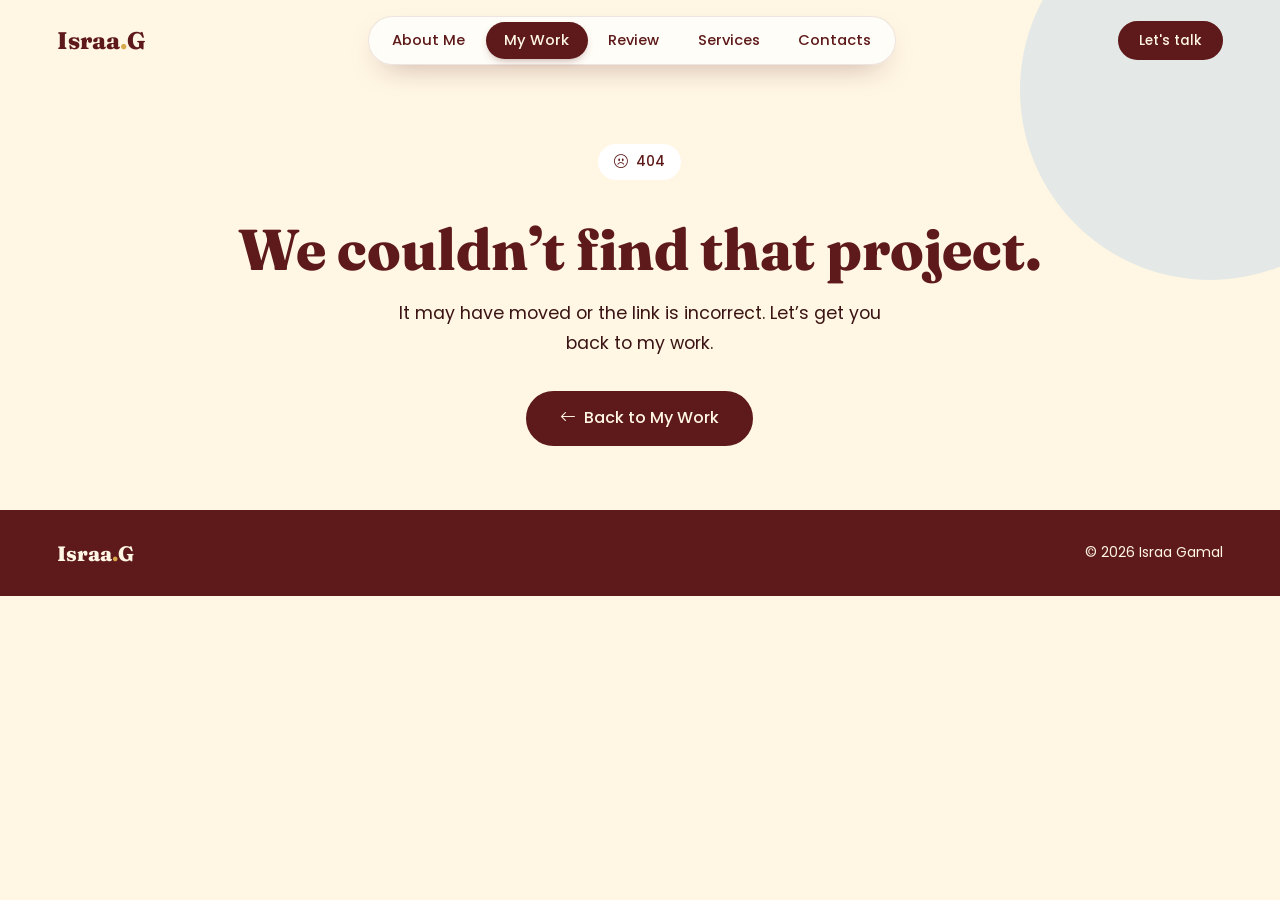
<file: project.html>
<!DOCTYPE html>
<html lang="en">
<head>
  <meta charset="UTF-8">
  <meta name="viewport" content="width=device-width, initial-scale=1">
  <title>Case Study | Israa Gamal</title>
  <meta name="description" content="Project case study by Israa Gamal, web developer.">
  <meta name="theme-color" content="#FFF6E3">
  <link rel="icon" type="image/svg+xml" href="assets/favicon.svg">
  <link rel="apple-touch-icon" href="assets/favicon.svg">

  <link rel="preconnect" href="https://fonts.googleapis.com">
  <link rel="preconnect" href="https://fonts.gstatic.com" crossorigin>
  <link rel="stylesheet" href="https://fonts.googleapis.com/css2?family=Fraunces:opsz,wght@9..144,600;9..144,700;9..144,800&family=Poppins:wght@300;400;500;600&display=swap" media="print" onload="this.media='all'">
  <noscript><link rel="stylesheet" href="https://fonts.googleapis.com/css2?family=Fraunces:opsz,wght@9..144,600;9..144,700;9..144,800&family=Poppins:wght@300;400;500;600&display=swap"></noscript>
  <link rel="stylesheet" href="css/bootstrap.min.css">
  <link rel="stylesheet" href="css/bootstrap-icons.css">
  <link rel="stylesheet" href="css/style.css?v=20261118h">
</head>
<body class="inner-page">

  <header class="site-header" id="header">
    <nav class="navbar navbar-expand-lg">
      <div class="container">
        <a class="brand" href="index.html#home" aria-label="Israa Gamal home">Israa<span>.</span>G</a>
        <button class="navbar-toggler d-lg-none" type="button" data-bs-toggle="offcanvas" data-bs-target="#navCanvas" aria-controls="navCanvas" aria-label="Open menu">
          <i class="bi bi-list"></i>
        </button>
        <div class="d-none d-lg-flex flex-grow-1 justify-content-center">
          <div class="nav-capsule"><span class="nav-glider" aria-hidden="true"></span>
          <ul class="navbar-nav flex-row">
            <li class="nav-item"><a class="nav-link" href="index.html#about"><span data-text="About Me">About Me</span></a></li>
            <li class="nav-item"><a class="nav-link active" href="index.html#work"><span data-text="My Work">My Work</span></a></li>
            <li class="nav-item"><a class="nav-link" href="index.html#reviews"><span data-text="Review">Review</span></a></li>
            <li class="nav-item"><a class="nav-link" href="index.html#services"><span data-text="Services">Services</span></a></li>
            <li class="nav-item"><a class="nav-link" href="index.html#contact"><span data-text="Contacts">Contacts</span></a></li>
          </ul>
          </div>
        </div>
        <a href="index.html#contact" class="btn btn-maroon btn-sm d-none d-lg-inline-flex">Let's talk</a>
      </div>
    </nav>
  </header>

  <!-- ================= MOBILE MENU (offcanvas) ================= -->
  <div class="offcanvas offcanvas-end d-lg-none" tabindex="-1" id="navCanvas" aria-labelledby="navCanvasLabel">
    <div class="offcanvas-header">
      <a class="brand" id="navCanvasLabel" href="index.html#home">Israa<span>.</span>G</a>
      <button type="button" class="btn-close" data-bs-dismiss="offcanvas" aria-label="Close menu"></button>
    </div>
    <div class="offcanvas-body">
      <p class="oc-label">Menu</p>
      <ul class="navbar-nav">
        <li class="nav-item"><a class="nav-link" href="index.html#about"><em class="nl-num">01</em><span data-text="About Me">About Me</span></a></li>
        <li class="nav-item"><a class="nav-link active" href="index.html#work"><em class="nl-num">02</em><span data-text="My Work">My Work</span></a></li>
        <li class="nav-item"><a class="nav-link" href="index.html#reviews"><em class="nl-num">03</em><span data-text="Review">Review</span></a></li>
        <li class="nav-item"><a class="nav-link" href="index.html#services"><em class="nl-num">04</em><span data-text="Services">Services</span></a></li>
        <li class="nav-item"><a class="nav-link" href="index.html#contact"><em class="nl-num">05</em><span data-text="Contacts">Contacts</span></a></li>
      </ul>
      <div class="oc-foot">
        <a href="index.html#contact" class="btn btn-maroon btn-lg w-100">Let's talk <i class="bi bi-arrow-right ms-2"></i></a>
        <a class="oc-mail" href="mailto:isrraa.gamal@gmail.com"><i class="bi bi-envelope-heart"></i> isrraa.gamal@gmail.com</a>
        <div class="socials">
          <a href="#" aria-label="LinkedIn"><i class="bi bi-linkedin"></i></a>
          <a href="#" aria-label="GitHub"><i class="bi bi-github"></i></a>
        </div>
      </div>
    </div>
  </div>


  <main id="caseStudy">
    <noscript><p class="container pt-5 mt-5">Please enable JavaScript to view this case study.</p></noscript>
  </main>

  <footer class="site-footer">
    <div class="container d-flex flex-column flex-md-row justify-content-between align-items-center gap-2">
      <a class="brand" href="index.html#home">Israa<span>.</span>G</a>
      <small>© <span id="year"></span> Israa Gamal</small>
    </div>
  </footer>

  <button class="to-top" id="toTop" aria-label="Back to top"><i class="bi bi-arrow-up"></i></button>

  <script src="js/vendor/bootstrap.bundle.min.js" defer></script>
  <script src="js/projects.js?v=20261118h" defer></script>
  <script src="js/main.js?v=20261118h" defer></script>
  <script src="js/project.js?v=20261118h" defer></script>
</body>
</html>
</file>
<file: css/style.css>
/* =========================================================
   Israa Gamal — Portfolio
   Palette: cream · maroon · baby blue · blush
   ========================================================= */
:root{
  --cream:#FFF6E3; --cream-2:#FBEBCB;
  --maroon:#5E1A1A; --maroon-2:#7A2626;
  --blue:#BCD4EE; --blue-2:#9FBEE0;
  --blush:#F4C6CB; --gold:#D8A94B;
  --ink:#3A1414; --muted:#7a5d5d;
  --serif:"Fraunces",Georgia,serif;
  --sans:"Poppins","Segoe UI",system-ui,sans-serif;
  --shadow:0 18px 40px -18px rgba(94,26,26,.35);
  --radius:22px;
}
*{box-sizing:border-box}
html{scroll-behavior:smooth;scroll-padding-top:72px}
body{font-family:var(--sans);color:var(--ink);background:var(--cream);overflow-x:hidden;line-height:1.7}
img,svg{max-width:100%}
a{text-decoration:none}
h1,h2,h3,h4{font-family:var(--serif);color:var(--maroon);line-height:1.15}
::selection{background:var(--maroon);color:var(--cream)}

/* Page width: containers fill 93% of the screen at every size */
.container{max-width:93%}

/* ---------- Buttons ---------- */
.btn{font-weight:500;border-radius:50px;padding:.7rem 1.6rem;transition:transform .25s,box-shadow .25s,background .25s,color .25s;display:inline-flex;align-items:center;justify-content:center}
.btn-lg{padding:.85rem 2rem;font-size:1rem}
.btn-sm{padding:.5rem 1.2rem;font-size:.85rem}
.btn-maroon{background:var(--maroon);color:var(--cream);border:2px solid var(--maroon)}
.btn-maroon:hover{background:var(--maroon-2);border-color:var(--maroon-2);color:#fff;transform:translateY(-3px);box-shadow:var(--shadow)}
.btn-ghost{background:transparent;color:var(--maroon);border:2px solid var(--maroon)}
.btn-ghost:hover{background:var(--maroon);color:var(--cream);transform:translateY(-3px)}
.btn-cream{background:var(--cream);color:var(--maroon);border:2px solid var(--cream)}
.btn-cream:hover{background:#fff;color:var(--maroon);transform:translateY(-3px)}
:focus-visible{outline:3px solid var(--gold);outline-offset:3px}

/* ---------- Header ---------- */
.site-header{position:fixed;inset:0 0 auto 0;z-index:1000;transition:background .3s,box-shadow .3s}
.site-header .navbar{padding:1rem 0;transition:padding .3s}
.site-header.scrolled{background:rgba(255,246,227,.9);backdrop-filter:blur(12px);box-shadow:0 6px 24px -12px rgba(94,26,26,.3)}
.site-header.scrolled .navbar{padding:.5rem 0}
.brand{font-family:var(--serif);font-weight:800;font-size:1.5rem;color:var(--maroon)}
.brand span{color:var(--gold)}
.brand:hover{color:var(--maroon)}
.nav-link{color:var(--maroon)!important;font-weight:500;font-size:.92rem;position:relative;padding:.45rem 1.1rem!important;border-radius:50px;overflow:hidden;display:inline-block;transition:background .35s}
.nav-link span{display:block;position:relative;transition:transform .45s cubic-bezier(.7,0,.2,1)}
.nav-link span::after{content:attr(data-text);position:absolute;left:0;top:100%;color:var(--cream)}
.nav-link:hover{background:var(--maroon)}
.nav-link:hover span{transform:translateY(-100%)}
.nav-link.active{background:var(--blush)}
.nav-link.active:hover{background:var(--maroon)}
.navbar-toggler{width:46px;height:46px;border:0;border-radius:50%;background:#fff;color:var(--maroon);font-size:1.7rem;padding:0;line-height:1;display:grid;place-items:center;box-shadow:0 8px 20px -10px rgba(94,26,26,.5);transition:transform .25s,background .25s}
.navbar-toggler:hover{background:var(--blush);transform:scale(1.06)}
.navbar-toggler:focus{box-shadow:0 8px 20px -10px rgba(94,26,26,.5)}

/* ---------- Mobile menu (offcanvas) ---------- */
.offcanvas-backdrop{background:#2a0b0b;backdrop-filter:blur(3px)}
.offcanvas-backdrop.show{opacity:.55}
.offcanvas#navCanvas{width:min(88vw,380px);background:var(--cream);border:0;border-radius:28px 0 0 28px;box-shadow:-24px 0 60px -24px rgba(94,26,26,.55);color:var(--ink)}
#navCanvas::before{content:"";position:absolute;inset:0;border-radius:inherit;pointer-events:none;
  background:radial-gradient(circle at 100% 0%,rgba(188,212,238,.55),transparent 45%),radial-gradient(circle at 0% 100%,rgba(244,198,203,.5),transparent 45%)}
#navCanvas>*{position:relative}
#navCanvas .offcanvas-header{padding:1.2rem 1.5rem;border-bottom:1px solid rgba(94,26,26,.1)}
#navCanvas .btn-close{width:42px;height:42px;padding:0;opacity:1;border-radius:50%;background-color:#fff;background-size:.8rem;box-shadow:0 8px 20px -10px rgba(94,26,26,.5);transition:transform .3s,background-color .25s}
#navCanvas .btn-close:hover{transform:rotate(90deg);background-color:var(--blush)}
#navCanvas .offcanvas-body{display:flex;flex-direction:column;padding:1.4rem 1.5rem 1.6rem;overflow-y:auto}
.oc-label{font-size:.72rem;letter-spacing:.2em;text-transform:uppercase;color:var(--muted);margin:0 0 .6rem .4rem}
#navCanvas .navbar-nav{gap:.2rem}
#navCanvas .nav-link{display:flex!important;align-items:center;gap:1rem;width:100%;padding:.85rem 1rem!important;border-radius:16px;font-family:var(--serif);font-size:1.35rem;font-weight:700;overflow:visible;line-height:1.2}
#navCanvas .nav-link span{transform:none!important}
#navCanvas .nav-link span::after{display:none}
#navCanvas .nav-link:hover{background:var(--cream-2)}
#navCanvas .nav-link.active{background:var(--blush)}
#navCanvas .nav-link.active:hover{background:var(--blush)}
.nl-num{font:500 .72rem var(--sans);font-style:normal;letter-spacing:.1em;color:var(--muted);min-width:1.4rem}
.oc-foot{margin-top:auto;padding-top:1.5rem;display:flex;flex-direction:column;gap:1rem;align-items:center;text-align:center}
.oc-foot .btn{color:var(--cream)}
.oc-mail{display:inline-flex;gap:.5rem;align-items:center;color:var(--ink);font-size:.9rem}
.oc-mail i{color:var(--maroon)}
.oc-mail:hover{color:var(--maroon);text-decoration:underline}
.oc-foot .socials{margin-top:0}
/* staggered entrance */
#navCanvas .nav-item,#navCanvas .oc-foot,#navCanvas .oc-label{opacity:0;transform:translateX(28px)}
#navCanvas.show .nav-item,#navCanvas.show .oc-foot,#navCanvas.show .oc-label{opacity:1;transform:none;transition:opacity .5s ease,transform .5s ease}
#navCanvas.show .oc-label{transition-delay:.15s}
#navCanvas.show .nav-item:nth-child(1){transition-delay:.2s}
#navCanvas.show .nav-item:nth-child(2){transition-delay:.27s}
#navCanvas.show .nav-item:nth-child(3){transition-delay:.34s}
#navCanvas.show .nav-item:nth-child(4){transition-delay:.41s}
#navCanvas.show .nav-item:nth-child(5){transition-delay:.48s}
#navCanvas.show .oc-foot{transition-delay:.58s}

/* ---------- Hero ---------- */
.hero{padding:9rem 0 5rem;position:relative;overflow:hidden}
.hero::before,.hero::after{content:"";position:absolute;border-radius:50%;z-index:0;filter:blur(2px)}
.hero::before{width:420px;height:420px;background:var(--blue);opacity:.45;right:-120px;top:-100px}
.hero::after{width:260px;height:260px;background:var(--blush);opacity:.5;left:-90px;bottom:-60px}
.hero .container{position:relative;z-index:1}
.eyebrow{display:inline-flex;gap:.5rem;align-items:center;background:#fff;color:var(--maroon);font-weight:500;font-size:.85rem;padding:.4rem 1rem;border-radius:50px;box-shadow:var(--shadow);margin-bottom:1.5rem}
.hero h1{font-size:clamp(2.4rem,5.5vw,4.2rem);font-weight:800;margin-bottom:1.3rem}
.hl{position:relative;display:inline-block;z-index:0}
.hl::after{content:"";position:absolute;left:0;right:0;bottom:.08em;height:.32em;background:var(--blue);z-index:-1;border-radius:4px;transform-origin:left;animation:underline 1s .6s both}
@keyframes underline{from{transform:scaleX(0)}to{transform:scaleX(1)}}
.lead-text{font-size:1.1rem;max-width:520px;color:var(--ink);margin-bottom:2rem}
.hero-stats{display:flex;gap:2.5rem;margin:2.5rem 0 0;flex-wrap:wrap}
.hero-stats strong{display:block;font-family:var(--serif);font-size:2rem;color:var(--maroon);line-height:1}
.hero-stats span{font-size:.85rem;color:var(--muted)}

.hero-visual{position:relative;max-width:380px;margin:0 auto}
.arch{aspect-ratio:4/5;border-radius:200px 200px 28px 28px;background:linear-gradient(160deg,var(--blue),#e4eefa);border:6px solid #fff;box-shadow:var(--shadow);overflow:hidden;display:flex;align-items:flex-end;justify-content:center;animation:bob 6s ease-in-out infinite}
.avatar{width:88%}
.avatar svg{width:100%;display:block}
.avatar img{width:100%;display:block}
@keyframes bob{50%{transform:translateY(-10px)}}
.float-card{position:absolute;background:#fff;color:var(--maroon);font-size:.8rem;font-weight:500;padding:.6rem 1rem;border-radius:16px;box-shadow:var(--shadow);display:flex;gap:.5rem;align-items:center;animation:bob 5s ease-in-out infinite}
.float-card i{color:var(--gold);font-size:1.1rem}
.fc-code{top:12%;left:-14%}
.fc-speed{top:46%;right:-12%;animation-delay:-2s}
.fc-resp{bottom:6%;left:-10%;animation-delay:-3.5s}
.sparkle{position:absolute;color:var(--maroon);animation:twinkle 2.5s infinite}
.s1{top:2%;right:6%;font-size:1.4rem;color:var(--blush)}
.s2{bottom:18%;right:-4%;font-size:1rem;color:var(--gold);animation-delay:-1s}
@keyframes twinkle{50%{transform:scale(1.5) rotate(15deg);opacity:.6}}
@media(max-width:575px){.fc-code{left:-2%}.fc-speed{right:-2%}.fc-resp{left:-2%}}

/* ---------- Generic sections ---------- */
.section{padding:6rem 0}
.kicker{display:inline-block;font-size:.8rem;letter-spacing:.18em;text-transform:uppercase;color:var(--muted);font-weight:500;margin-bottom:.6rem}
.kicker-light{color:var(--maroon)}
.title{font-size:clamp(1.9rem,3.6vw,2.8rem);font-weight:800;margin-bottom:1rem}
.sub{max-width:560px;margin:0 auto;color:var(--ink)}
.text-body-muted{color:var(--muted)}

/* Striped sections */
.stripes{position:relative;background:
  repeating-linear-gradient(90deg,var(--blue) 0 56px,var(--cream) 56px 112px);
  padding:5rem 0}
.stripes .title.ribbon,.title.ribbon{display:inline-block;background:var(--cream);padding:.4rem 1.8rem;border-radius:14px;box-shadow:var(--shadow)}
.stripes .contact-card .kicker{display:inline-block;margin:0 0 .6rem;background:none;color:var(--muted);padding:0;font-size:.8rem}
/* Stack and centre section headings on striped backgrounds */
.stripes .title.ribbon{display:table;margin:0 auto 1rem;text-align:center}
.stripes .kicker{display:table;margin:0 auto .9rem;background:var(--maroon);color:var(--cream);padding:.3rem 1.1rem;border-radius:50px;font-size:.72rem}
.stripes .sub{display:table;margin:0 auto;background:var(--cream);padding:.5rem 1.4rem;border-radius:50px;box-shadow:var(--shadow);max-width:min(100%,520px);text-align:center;text-wrap:balance;font-size:.95rem}
@media(max-width:575px){.stripes{background:repeating-linear-gradient(90deg,var(--blue) 0 32px,var(--cream) 32px 64px)}}

/* ---------- About ---------- */
.gold-frame{max-width:320px;margin:0 auto;padding:16px;border-radius:26px;background:linear-gradient(135deg,#f6dd9a,var(--gold) 45%,#f6dd9a 70%,#b98628);box-shadow:var(--shadow);transform:rotate(-3deg);transition:transform .4s}
.gold-frame:hover{transform:rotate(0)}
.frame-inner{background:linear-gradient(160deg,var(--blush),var(--blue));border-radius:14px;aspect-ratio:4/5;display:flex;flex-direction:column;align-items:center;justify-content:center;border:4px solid #fff}
.monogram{font-family:var(--serif);font-weight:800;font-size:5.5rem;color:var(--maroon);line-height:1}
.frame-inner small{letter-spacing:.2em;text-transform:uppercase;color:var(--maroon);margin-top:.6rem}
.about-cols h3{font-size:1rem;letter-spacing:.14em;text-transform:uppercase;font-family:var(--sans);font-weight:600;margin-bottom:1rem}
.timeline{border-left:2px solid var(--maroon);padding-left:1rem}
.timeline li{position:relative;margin-bottom:1.1rem;font-size:.9rem;line-height:1.4}
.timeline li::before{content:"";position:absolute;left:calc(-1rem - 6px);top:.25rem;width:10px;height:10px;border-radius:50%;background:var(--maroon)}
.timeline em,.small-em{display:block;font-family:var(--sans);font-style:normal;font-size:.75rem;color:var(--muted)}
.timeline b{display:block}
.timeline span{color:var(--muted);font-size:.82rem}
.skills li{margin-bottom:.8rem;font-size:.85rem}
.skills li>div:first-child{display:flex;justify-content:space-between}
.skills i{font-style:normal;color:var(--muted)}
.bar{height:8px;background:var(--cream-2);border-radius:10px;overflow:hidden;margin-top:.25rem}
.bar span{display:block;height:100%;width:0;background:linear-gradient(90deg,var(--maroon),var(--maroon-2));border-radius:10px;transition:width 1.4s cubic-bezier(.2,.8,.2,1)}
.in-view .bar span,.bar.in-view span{width:var(--w)}
.tools{display:flex;gap:.5rem;flex-wrap:wrap}
.tools span{width:40px;height:40px;border-radius:12px;background:var(--blue);color:var(--maroon);display:grid;place-items:center;font-size:1.1rem;transition:transform .25s,background .25s}
.tools span:hover{transform:translateY(-4px) rotate(-6deg);background:var(--maroon);color:var(--cream)}

/* ---------- Style (bento) ---------- */
.style-sec{padding-bottom:3rem}
.style-sec .ribbon{margin-bottom:2.5rem}
.bento{display:grid;grid-template-columns:repeat(4,1fr);grid-auto-rows:minmax(210px,auto);gap:1.2rem;max-width:1000px;margin:0 auto}
.b-card{background:var(--cream);border-radius:var(--radius);padding:1.5rem;box-shadow:var(--shadow);display:flex;flex-direction:column;position:relative;overflow:hidden;transition:transform .35s}
.b-card:hover{transform:translateY(-6px)}
.b-card h3{font-size:1.5rem;margin:.6rem 0 .4rem}
.b-card p{font-size:.88rem;color:var(--muted);margin:0}
.b-label{align-self:flex-start;display:inline-flex;gap:.4rem;align-items:center;background:var(--maroon);color:var(--cream);font-size:.7rem;letter-spacing:.1em;text-transform:uppercase;font-weight:500;padding:.25rem .8rem;border-radius:50px}
.b-palette{grid-column:span 2;grid-row:span 1}
.b-type{grid-column:span 1}
.b-motion{grid-column:span 1}
.b-resp{grid-column:span 1}
.b-quote{grid-column:span 3;background:var(--maroon);color:var(--cream);justify-content:center}

/* palette */
.swatches{display:flex;gap:.6rem;margin-top:auto;padding-top:1rem}
.sw{flex:1;border:0;background:none;padding:0;text-align:center;cursor:pointer;font:inherit}
.sw i{display:block;height:64px;border-radius:14px;background:var(--c);border:2px solid rgba(94,26,26,.12);transition:transform .3s,border-radius .3s}
.sw:hover i{transform:translateY(-6px) rotate(-3deg);border-radius:24px}
.sw span{display:block;font-size:.68rem;color:var(--muted);margin-top:.35rem;transition:color .2s}
.sw.copied span{color:var(--maroon);font-weight:600}

/* type */
.specimen{display:flex;align-items:baseline;justify-content:center;gap:.4rem;margin:auto 0 .6rem;line-height:1}
.specimen b{font-family:var(--serif);font-weight:800;font-size:4.2rem;color:var(--maroon)}
.specimen em{font-family:var(--serif);font-size:4.2rem;color:var(--maroon-2)}
.b-type p strong{color:var(--maroon)}

/* motion */
.orbit{position:relative;flex:1;min-height:90px;display:flex;align-items:center;justify-content:center;gap:.7rem;margin-bottom:.5rem}
.orbit span{width:26px;height:26px;border-radius:50%;background:var(--maroon);animation:hop 1.4s ease-in-out infinite}
.orbit span:nth-child(2){background:var(--blue-2);animation-delay:.18s}
.orbit span:nth-child(3){background:var(--blush);animation-delay:.36s}
.b-motion:hover .orbit span{animation-duration:.7s}
@keyframes hop{0%,100%{transform:translateY(8px) scale(1,.85)}50%{transform:translateY(-22px) scale(.9,1.1)}}

/* devices */
.devices{position:relative;flex:1;min-height:100px;margin-bottom:.5rem}
.devices>div{position:absolute;bottom:0;background:#fff;border:2.5px solid var(--maroon);display:flex;flex-direction:column;gap:4px;padding:6px;transition:transform .4s}
.devices span{display:block;height:6px;border-radius:3px;background:var(--blue)}
.devices span:first-child{background:var(--blush);height:10px}
.dv-desk{left:0;width:62%;height:74px;border-radius:8px}
.dv-tab{left:46%;width:34%;height:62px;border-radius:8px;bottom:0;z-index:2}
.dv-phone{right:0;width:20%;height:50px;border-radius:7px;z-index:3}
.b-resp:hover .dv-desk{transform:translateY(-6px)}
.b-resp:hover .dv-tab{transform:translateY(-12px)}
.b-resp:hover .dv-phone{transform:translateY(-18px)}

/* quote */
.b-quote>.bi-quote{font-size:3rem;color:var(--blush);line-height:1;opacity:.8}
.b-quote p{font-family:var(--serif);font-size:clamp(1.4rem,3vw,2.1rem);font-weight:700;color:var(--cream);line-height:1.2}
.b-quote p em{color:var(--blush)}
.principles{list-style:none;padding:0;margin:1.2rem 0 0;display:flex;flex-wrap:wrap;gap:.5rem}
.principles li{border:1.5px solid rgba(255,246,227,.4);color:var(--cream);font-size:.8rem;padding:.25rem .9rem;border-radius:50px;transition:background .25s,color .25s}
.principles li:hover{background:var(--cream);color:var(--maroon)}

@media(max-width:991px){
  .bento{grid-template-columns:repeat(2,1fr)}
  .b-palette,.b-quote{grid-column:span 2}
  .b-type,.b-motion,.b-resp{grid-column:span 1}
  .b-resp{grid-column:span 2}
}
@media(max-width:575px){
  .bento{grid-template-columns:1fr}
  .b-palette,.b-quote,.b-resp,.b-type,.b-motion{grid-column:span 1}
  .specimen b,.specimen em{font-size:3.6rem}
}

/* ---------- Highlights ---------- */
.highlights{padding-top:3rem}
.highlights .ribbon{margin-bottom:2.5rem}
.chart-card{background:var(--cream);border-radius:var(--radius);padding:1.6rem;box-shadow:var(--shadow);height:100%}
.chart-card h4{font-size:1rem;font-family:var(--sans);font-weight:600;text-transform:uppercase;letter-spacing:.1em;margin-bottom:1.2rem}
.bars{display:flex;align-items:flex-end;gap:.8rem;height:170px}
.bars div{flex:1;display:flex;flex-direction:column;justify-content:flex-end;align-items:center;height:100%}
.bars span{width:100%;height:0;background:linear-gradient(180deg,var(--maroon-2),var(--maroon));border-radius:10px 10px 0 0;transition:height 1.2s cubic-bezier(.2,.8,.2,1)}
.bars small{color:var(--muted);font-size:.72rem;margin-top:.4rem}
.bars.in-view span{height:var(--h)}
.rating{display:flex;flex-direction:column;align-items:center;gap:1rem;padding-top:.2rem}
.rating-score{text-align:center;line-height:1.1}
.rating-score strong{display:block;font-family:var(--serif);font-size:3.4rem;color:var(--maroon)}
.rating-stars{display:flex;gap:.25rem;justify-content:center;margin:.3rem 0}
.rating-stars i{color:var(--gold);font-size:1.15rem;transform:scale(0);transition:transform .5s cubic-bezier(.3,1.6,.5,1)}
.in-view .rating-stars i{transform:scale(1)}
.in-view .rating-stars i:nth-child(2){transition-delay:.12s}.in-view .rating-stars i:nth-child(3){transition-delay:.24s}.in-view .rating-stars i:nth-child(4){transition-delay:.36s}.in-view .rating-stars i:nth-child(5){transition-delay:.48s}
.rating-score small{font-size:.75rem;color:var(--muted)}
.rating-tags{list-style:none;padding:0;margin:0;display:flex;flex-wrap:wrap;gap:.5rem;justify-content:center}
.rating-tags li{background:#fff;color:var(--maroon);font-size:.76rem;font-weight:500;padding:.3rem .8rem;border-radius:50px;display:flex;gap:.35rem;align-items:center}

/* ---------- Work ---------- */
.filters{display:inline-flex;flex-wrap:wrap;gap:.5rem;justify-content:center;margin-top:1rem}
.filters button{border:2px solid var(--maroon);background:transparent;color:var(--maroon);font-weight:500;font-size:.85rem;padding:.4rem 1.1rem;border-radius:50px;transition:all .25s}
.filters button:hover,.filters button.active{background:var(--maroon);color:var(--cream)}
.project{transition:opacity .4s,transform .4s}
.project.hide{display:none}
.project.fade-in{animation:pop .5s both}
@keyframes pop{from{opacity:0;transform:scale(.92)}to{opacity:1;transform:none}}
.p-card{background:#fff;border-radius:var(--radius);overflow:hidden;box-shadow:var(--shadow);height:100%;transition:transform .35s,box-shadow .35s}
.p-card:hover{transform:translateY(-8px);box-shadow:0 26px 50px -20px rgba(94,26,26,.5)}
.p-thumb{height:190px;position:relative;display:grid;place-items:center;overflow:hidden}
.p-thumb>i{font-size:3.4rem;color:var(--maroon);z-index:2;transition:transform .4s}
.p-card:hover .p-thumb>i{transform:scale(1.2) rotate(-8deg)}
.mock{position:absolute;inset:auto 14% -20px;height:90px;background:rgba(255,255,255,.7);border-radius:14px 14px 0 0;padding:12px;display:flex;gap:6px;align-items:flex-start;transition:transform .4s}
.mock span{flex:1;height:30px;background:rgba(94,26,26,.15);border-radius:6px}
.p-card:hover .mock{transform:translateY(-14px)}
.c1 .p-thumb{background:var(--blue)}.c2 .p-thumb{background:var(--blush)}.c3 .p-thumb{background:var(--cream-2)}
.c4 .p-thumb{background:#f3d9b1}.c5 .p-thumb{background:#d9e4f4}.c6 .p-thumb{background:#f6d9dc}
.p-body{padding:1.4rem}
.p-body h3{font-size:1.25rem;margin:.5rem 0 .4rem}
.p-body p{font-size:.88rem;color:var(--muted);margin:0}
.tag{font-size:.7rem;font-weight:600;letter-spacing:.1em;text-transform:uppercase;background:var(--cream);color:var(--maroon);padding:.2rem .7rem;border-radius:50px}

/* ---------- Reviews ---------- */
.review{background:rgba(255,255,255,.55);backdrop-filter:blur(8px);border:1px solid rgba(255,255,255,.8);border-radius:var(--radius);padding:1.8rem;height:100%;margin:0;box-shadow:var(--shadow);transition:transform .3s}
.review:hover{transform:translateY(-6px)}
.stars{color:var(--gold);letter-spacing:.2em;margin-bottom:.8rem}
.review blockquote{font-size:.95rem;font-style:italic;margin-bottom:1.4rem}
.review figcaption{display:flex;gap:.8rem;align-items:center}
.review small{display:block;color:var(--muted);line-height:1.2}
.ava{width:44px;height:44px;border-radius:50%;background:var(--maroon);color:var(--cream);display:grid;place-items:center;font-weight:600;font-size:.8rem}

/* ---------- Packages ---------- */
.package{background:#fff;border-radius:var(--radius);padding:2rem;height:100%;display:flex;flex-direction:column;box-shadow:var(--shadow);position:relative;transition:transform .35s;border:2px solid transparent}
.package:hover{transform:translateY(-8px);border-color:var(--blue)}
.package .num{font-weight:600;letter-spacing:.14em;text-transform:uppercase;font-size:.78rem;color:var(--muted)}
.package h3{font-size:1.7rem;margin:.3rem 0 .6rem}
.package .desc{font-size:.9rem;color:var(--muted)}
.package ul{list-style:none;padding:0;margin:.5rem 0 1.5rem;flex:1}
.package li{padding:.35rem 0 .35rem 1.7rem;position:relative;font-size:.92rem}
.package li::before{content:"\F26A";font-family:"bootstrap-icons";position:absolute;left:0;color:var(--maroon)}
.price{background:var(--cream);color:var(--maroon);text-align:center;border-radius:12px;padding:.6rem;margin-bottom:1rem;font-size:.85rem;text-transform:uppercase;letter-spacing:.08em}
.price b{font-family:var(--serif);font-size:1.5rem;letter-spacing:0;text-transform:none}
.package.featured{background:var(--maroon);color:var(--cream);transform:scale(1.04)}
.package.featured:hover{transform:scale(1.04) translateY(-8px)}
.package.featured h3,.package.featured .num,.package.featured .desc{color:var(--cream)}
.package.featured .desc{opacity:.8}
.package.featured li::before{color:var(--blush)}
.package.featured .price{background:rgba(255,255,255,.12);color:var(--cream)}
.badge-pop{position:absolute;top:-14px;right:20px;background:var(--gold);color:var(--maroon);font-size:.72rem;font-weight:600;padding:.3rem .9rem;border-radius:50px}
@media(max-width:991px){.package.featured,.package.featured:hover{transform:none}}

/* ---------- Contact ---------- */
.contact{padding:6rem 0}
.contact-card{background:var(--cream);border-radius:30px;padding:clamp(1.5rem,4vw,3.5rem);box-shadow:var(--shadow)}
.contact-list li{display:flex;gap:.7rem;align-items:center;margin-bottom:.6rem}
.contact-list i{color:var(--maroon);font-size:1.2rem}
.contact-list a{color:var(--ink)}
.contact-list a:hover{color:var(--maroon);text-decoration:underline}
.socials{display:flex;gap:.6rem;margin-top:1.2rem}
.socials a{width:44px;height:44px;border-radius:50%;background:var(--maroon);color:var(--cream);display:grid;place-items:center;transition:transform .25s,background .25s}
.socials a:hover{transform:translateY(-4px) rotate(8deg);background:var(--gold);color:var(--maroon)}
.form-label{font-weight:500;font-size:.85rem;color:var(--maroon);margin-bottom:.3rem}
.form-control,.form-select{border:2px solid var(--blue);border-radius:14px;background:#fff;padding:.7rem 1rem;color:var(--ink)}
.form-control:focus,.form-select:focus{border-color:var(--maroon);box-shadow:0 0 0 .25rem rgba(94,26,26,.12)}
/* Custom select */
.c-select{position:relative}
.c-select select{position:absolute;opacity:0;pointer-events:none;width:1px;height:1px}
.cs-btn{width:100%;display:flex;justify-content:space-between;align-items:center;text-align:left;background:#fff;border:2px solid var(--blue);border-radius:14px;padding:.7rem 1rem;color:var(--ink);font:inherit;transition:border-color .25s,box-shadow .25s}
.cs-btn:hover{border-color:var(--blue-2)}
.cs-btn i{color:var(--maroon);transition:transform .3s}
.c-select.open .cs-btn{border-color:var(--maroon);box-shadow:0 0 0 .25rem rgba(94,26,26,.12)}
.c-select.open .cs-btn i{transform:rotate(180deg)}
.cs-list{position:absolute;left:0;right:0;top:calc(100% + 8px);z-index:20;list-style:none;margin:0;padding:.4rem;background:#fff;border:2px solid var(--maroon);border-radius:16px;box-shadow:var(--shadow);opacity:0;visibility:hidden;transform:translateY(-8px) scale(.98);transform-origin:top;transition:all .25s}
.c-select.open .cs-list{opacity:1;visibility:visible;transform:none}
.cs-list li{display:flex;align-items:center;gap:.7rem;padding:.6rem .8rem;border-radius:10px;cursor:pointer;color:var(--ink);transition:background .2s,color .2s,padding .2s}
.cs-list li i{width:30px;height:30px;border-radius:9px;background:var(--cream);color:var(--maroon);display:grid;place-items:center;font-size:.95rem;transition:background .2s,color .2s}
.cs-list li:hover,.cs-list li.active{background:var(--blue);padding-left:1.05rem}
.cs-list li.selected{background:var(--maroon);color:var(--cream)}
.cs-list li.selected i{background:var(--blush);color:var(--maroon)}
.form-success{margin-top:1rem;background:#e6f4ea;color:#1e6b35;padding:.8rem 1rem;border-radius:12px;font-size:.9rem}

/* ---------- Footer ---------- */
.site-footer{background:var(--maroon);color:var(--cream);padding:1.6rem 0}
.site-footer .brand{color:var(--cream);font-size:1.3rem}
.site-footer small i{color:var(--blush)}

/* ---------- Back to top ---------- */
.to-top{position:fixed;right:20px;bottom:20px;width:46px;height:46px;border-radius:50%;border:0;background:var(--maroon);color:var(--cream);box-shadow:var(--shadow);opacity:0;visibility:hidden;transform:translateY(10px);transition:all .3s;z-index:900}
.to-top.show{opacity:1;visibility:visible;transform:none}
.to-top:hover{background:var(--gold);color:var(--maroon)}

/* ---------- Reveal on scroll ---------- */
.reveal{opacity:0;transform:translateY(28px);transition:opacity .8s ease,transform .8s ease;transition-delay:var(--d,0s)}
.reveal.in-view{opacity:1;transform:none}
.no-js .reveal{opacity:1;transform:none}

@media(prefers-reduced-motion:reduce){
  *,*::before,*::after{animation:none!important;transition:none!important}
  .reveal{opacity:1;transform:none}
  html{scroll-behavior:auto}
}

/* =========================================================
   Inner page: case study
   ========================================================= */
.p-card{position:relative}
.p-link{display:inline-flex;align-items:center;gap:.4rem;margin-top:.9rem;font-weight:600;font-size:.85rem;color:var(--maroon)}
.p-link i{transition:transform .3s}
.p-card:hover .p-link i{transform:translateX(5px)}
.p-link::after{content:"";position:absolute;inset:0;z-index:3}

.case-hero{padding:9rem 0 4rem;position:relative;overflow:hidden}
.case-hero::before{content:"";position:absolute;width:380px;height:380px;border-radius:50%;background:var(--blue);opacity:.4;right:-120px;top:-100px}
.case-hero .container{position:relative}
.case-hero h1{font-size:clamp(2.2rem,5vw,3.6rem);font-weight:800;margin:.8rem 0 1rem}
.back-link{display:inline-flex;gap:.5rem;align-items:center;color:var(--maroon);font-weight:500;font-size:.9rem;margin-bottom:1.6rem;padding:.35rem .9rem;border-radius:50px;background:#fff;box-shadow:var(--shadow);transition:transform .25s}
.back-link:hover{transform:translateX(-4px);color:var(--maroon)}
.case-visual{aspect-ratio:4/3;border-radius:28px;border:6px solid #fff;box-shadow:var(--shadow);position:relative;display:grid;place-items:center;overflow:hidden}
.case-visual>i{font-size:5rem;color:var(--maroon);z-index:2}
.case-visual .mock{height:130px;inset:auto 12% -30px}
.c1.case-visual,.c1.shot-ph,.c1.next-card{background:var(--blue)}
.c2.case-visual,.c2.shot-ph,.c2.next-card{background:var(--blush)}
.c3.case-visual,.c3.shot-ph,.c3.next-card{background:var(--cream-2)}
.c4.case-visual,.c4.shot-ph,.c4.next-card{background:#f3d9b1}
.c5.case-visual,.c5.shot-ph,.c5.next-card{background:#d9e4f4}
.c6.case-visual,.c6.shot-ph,.c6.next-card{background:#f6d9dc}

.meta-strip{padding:3rem 0}
.meta-card{background:var(--cream);border-radius:var(--radius);padding:1.8rem 2rem;box-shadow:var(--shadow)}
.meta-card small{display:block;font-size:.72rem;letter-spacing:.14em;text-transform:uppercase;color:var(--muted)}
.meta-card b{font-family:var(--serif);color:var(--maroon);font-size:1.05rem;line-height:1.3}

.mini-title{font-family:var(--sans);font-size:.85rem;letter-spacing:.14em;text-transform:uppercase;font-weight:600;margin:2rem 0 .8rem}
.chips{display:flex;flex-wrap:wrap;gap:.5rem}
.chips span{background:var(--blue);color:var(--maroon);font-size:.82rem;font-weight:500;padding:.3rem .9rem;border-radius:50px}
.steps{list-style:none;counter-reset:s;padding:0;margin:0}
.steps li{counter-increment:s;position:relative;padding:0 0 1.4rem 3.4rem;color:var(--ink)}
.steps li::before{content:counter(s);position:absolute;left:0;top:-2px;width:38px;height:38px;border-radius:50%;background:var(--maroon);color:var(--cream);display:grid;place-items:center;font-family:var(--serif);font-weight:700}
.steps li:not(:last-child)::after{content:"";position:absolute;left:18px;top:40px;bottom:4px;width:2px;background:var(--blue)}

.case-gallery{padding:4rem 0 5rem}
.case-gallery .ribbon{margin-bottom:2.5rem}
.shot{position:relative;aspect-ratio:4/3;border-radius:var(--radius);overflow:hidden;box-shadow:var(--shadow);margin:0;display:grid;place-items:center;transition:transform .35s}
.shot:hover{transform:translateY(-6px)}
.shot img{width:100%;height:100%;object-fit:cover}
.shot-ph>i{font-size:2.8rem;color:var(--maroon);z-index:2}
.shot-ph small{position:absolute;top:12px;left:14px;font-size:.7rem;letter-spacing:.1em;text-transform:uppercase;color:var(--maroon);opacity:.7}

.result{background:#fff;border-radius:var(--radius);padding:1.6rem;box-shadow:var(--shadow);text-align:center;height:100%;transition:transform .3s}
.result:hover{transform:translateY(-6px)}
.result i{font-size:2rem;color:var(--maroon)}
.result p{margin:.5rem 0 0;font-weight:500}

.next-sec{padding:4rem 0}
.next-card{display:block;position:relative;overflow:hidden;border-radius:var(--radius);padding:2.2rem;height:100%;box-shadow:var(--shadow);color:var(--maroon);transition:transform .35s}
a.next-card:hover{transform:translateY(-6px);color:var(--maroon)}
.next-card small{letter-spacing:.14em;text-transform:uppercase;font-size:.72rem;font-weight:600;opacity:.75}
.next-card h3{font-size:1.8rem;margin:.4rem 0 1rem}
.next-card>span{font-weight:600}
.next-card>span i{display:inline-block;transition:transform .3s}
a.next-card:hover>span i{transform:translateX(6px)}
.ghost-ic{position:absolute;right:-10px;bottom:-24px;font-size:8rem;opacity:.15}
.next-card.cta{background:var(--maroon);color:var(--cream)}
.next-card.cta h3{color:var(--cream)}

/* Thumbnail overlay link on project cards */
.p-overlay{position:absolute;inset:0;z-index:3;display:flex;align-items:center;justify-content:center;background:rgba(94,26,26,0);color:var(--cream);opacity:1;transition:background .35s}
.p-overlay span{background:var(--cream);color:var(--maroon);font-weight:600;font-size:.85rem;padding:.55rem 1.2rem;border-radius:50px;opacity:0;transform:translateY(12px);transition:opacity .35s,transform .35s;box-shadow:var(--shadow)}
.p-overlay span i{display:inline-block;margin-left:.3rem;transition:transform .3s}
.p-card:hover .p-overlay,.p-overlay:focus-visible{background:rgba(94,26,26,.45)}
.p-card:hover .p-overlay span,.p-overlay:focus-visible span{opacity:1;transform:none}
.p-overlay:hover span i{transform:translateX(4px)}
@media(hover:none){.p-overlay span{opacity:1;transform:none;position:absolute;bottom:12px;right:12px;padding:.35rem .9rem;font-size:.75rem}}

/* =========================================================
   Reviews wall — scattered message screenshots
   ========================================================= */
.reviews-wall{background:var(--cream-2);padding:5.5rem 0 6.5rem;position:relative;overflow:hidden}
.reviews-wall::before{content:"";position:absolute;inset:0;pointer-events:none;
  background:radial-gradient(circle at 12% 18%,rgba(188,212,238,.55),transparent 38%),radial-gradient(circle at 88% 85%,rgba(244,198,203,.55),transparent 38%),
  radial-gradient(rgba(94,26,26,.07) 1.2px,transparent 1.4px) 0 0/22px 22px}
.wall-kicker{display:inline-flex;gap:.45rem;align-items:center;background:var(--maroon);color:var(--cream);font-size:.75rem;font-weight:500;letter-spacing:.1em;text-transform:uppercase;padding:.35rem 1rem;border-radius:50px;margin-bottom:1rem}
.wall-title{font-family:var(--sans);font-weight:600;font-size:clamp(1.6rem,4vw,2.7rem);letter-spacing:.04em;text-transform:uppercase;color:var(--maroon);margin-bottom:.3rem}
.wall-title em{font-family:var(--serif);font-style:italic;font-weight:700;text-transform:none;letter-spacing:0;color:var(--maroon-2)}
.wall-sub{color:var(--muted);margin:.4rem 0 1.2rem}
.wall-stats{display:inline-flex;flex-wrap:wrap;justify-content:center;gap:.6rem}
.wall-stats span{background:#fff;color:var(--ink);font-size:.82rem;padding:.4rem 1rem;border-radius:50px;box-shadow:0 8px 18px -10px rgba(94,26,26,.4)}
.wall-stats b{font-family:var(--serif);color:var(--maroon);font-size:1rem}
.wall-stats .bi-star-fill{color:var(--gold);font-size:.75rem}

/* Masonry-style scatter using columns */
.wall{position:relative;max-width:1000px;margin:3.5rem auto 0;column-count:3;column-gap:1.6rem}
.msg{--r:0deg;break-inside:avoid;display:block;margin:0 0 1.6rem;position:relative;background:#fff;border-radius:16px;padding:1.1rem 1.15rem;box-shadow:0 14px 30px -14px rgba(94,26,26,.4);font-size:.82rem;line-height:1.55;transition:transform .35s,box-shadow .35s}
.msg.reveal{transform:translateY(34px) rotate(var(--r))}
.msg.reveal.in-view{transform:rotate(var(--r));transition-delay:var(--d,0s),var(--d,0s),0s,0s}
.msg.reveal.in-view:hover{transform:rotate(0) scale(1.04) translateY(-4px);box-shadow:0 26px 44px -14px rgba(94,26,26,.5);z-index:6;transition-delay:0s}
.msg header{display:flex;align-items:center;gap:.55rem;margin-bottom:.7rem}
.msg header>div{display:flex;flex-direction:column;line-height:1.2;flex:1}
.msg header b{font-size:.8rem;color:var(--maroon)}
.msg header small,.msg footer small{font-size:.68rem;color:var(--muted)}
.msg header .bi-patch-check-fill{color:#3b9be6;font-size:.85rem;margin-left:auto}
.msg .ava{width:30px;height:30px;font-size:.62rem;flex:none}
.msg p{margin:0;color:var(--ink)}
.msg strong{background:linear-gradient(transparent 58%,var(--blue) 58%);font-weight:500}
.msg footer{margin-top:.8rem;display:flex;gap:.45rem;align-items:center;font-size:.72rem;color:var(--muted)}
.msg footer i{color:#e5517a}
.msg footer i+i{color:var(--muted);margin-left:.5rem}
.m1{--r:-2.5deg}.m2{--r:2deg}.m3{--r:-1.5deg}.m4{--r:2.5deg}.m5{--r:-2deg}.m6{--r:1.5deg}.m7{--r:-2.5deg}.m8{--r:1.8deg}
.m2{margin-top:2.2rem}.m5{margin-top:1.2rem}

/* washi tape */
.tape{position:absolute;top:9px;left:50%;width:78px;height:22px;transform:translateX(-50%) rotate(-3deg);background:repeating-linear-gradient(45deg,rgba(244,169,192,.85) 0 6px,rgba(244,198,203,.85) 6px 12px);box-shadow:0 2px 4px rgba(0,0,0,.08);z-index:2}
.tape-blue{background:repeating-linear-gradient(45deg,rgba(159,190,224,.9) 0 6px,rgba(188,212,238,.9) 6px 12px)}

/* DM bubbles */
.dm .bubble{background:var(--cream);color:var(--ink);padding:.55rem .85rem;border-radius:16px 16px 16px 4px;margin-bottom:.4rem;width:fit-content;max-width:92%}
.dm .bubble+.bubble{border-radius:16px}
.dm.blue .bubble{background:var(--blue);border-radius:16px 16px 4px 16px;margin-left:auto}

/* star cards */

.rate .stars{color:var(--gold);letter-spacing:.2em;font-size:1rem;margin:0 0 .4rem}

/* comment cards */


/* email cards */
.mail{padding:0;overflow:hidden}
.mail-bar{background:var(--maroon);color:var(--cream);font-size:.72rem;display:flex;align-items:center;gap:.5rem;padding:.55rem 1rem}
.mail-bar span{margin-left:auto;opacity:.7}
.mail-body{padding:1rem 1.15rem .3rem}
.mail-body b{display:block;color:var(--maroon);margin-bottom:.4rem;font-size:.82rem}
.mail footer{padding:0 1.15rem 1rem;margin-top:.5rem}
.mail footer .ava{width:24px;height:24px;font-size:.55rem}

/* stickers */
.deco{position:absolute;pointer-events:none;z-index:7;transition:translate .25s ease-out}
.moon{width:90px;height:90px;border-radius:50%;right:-3%;top:-3.5rem;background:radial-gradient(circle at 35% 35%,#fdf6df,#e6d9ae 70%);box-shadow:inset -8px -6px 14px rgba(150,130,70,.25),0 10px 26px -10px rgba(94,26,26,.4)}
.moon::before,.moon::after{content:"";position:absolute;border-radius:50%;background:rgba(150,130,70,.18)}
.moon::before{width:20px;height:20px;left:22px;top:20px}
.moon::after{width:12px;height:12px;right:20px;bottom:26px}
.bow{width:100px;left:-4%;top:42%;filter:drop-shadow(0 6px 8px rgba(94,26,26,.25))}
.heart{font-size:1.8rem;color:var(--maroon);right:30%;top:55%;animation:twinkle 3s infinite}
.star{font-size:2rem;color:var(--gold);left:34%;top:-2.5rem;animation:twinkle 2.6s infinite;animation-delay:-1s}
.spark{font-size:1.5rem;color:var(--maroon-2);right:-2%;bottom:6%;animation:twinkle 3.4s infinite;animation-delay:-2s}

@media(max-width:991px){.wall{column-count:2}.bow{left:-2%}}
@media(max-width:575px){
  .wall{column-count:1;margin-top:2.5rem}
  .m2,.m5{margin-top:0}
  .moon{width:64px;height:64px;right:0;top:-2.8rem}
  .bow,.heart,.spark{display:none}
}

/* Real project images */
.p-thumb.has-img{background:var(--blush)}
.p-thumb.has-img img{position:absolute;inset:0;width:100%;height:100%;object-fit:cover;object-position:top;transition:transform .6s}
.p-card:hover .p-thumb.has-img img{transform:scale(1.06)}
.case-visual>img{position:absolute;inset:0;width:100%;height:100%;object-fit:cover;object-position:top}
.shot img{object-position:top}
.shot-wide{aspect-ratio:16/9}

/* =========================================================
   Case study gallery — browser / phone / scrollable page
   ========================================================= */
.case-gallery .row{align-items:flex-start}
.browser{display:block;background:#fff;border-radius:16px;overflow:hidden;box-shadow:var(--shadow);margin:0;transition:transform .35s,box-shadow .35s}
a.browser:hover{transform:translateY(-6px);box-shadow:0 26px 50px -20px rgba(94,26,26,.5)}
.browser .bar{display:flex;align-items:center;gap:6px;padding:.6rem .9rem;background:#f1e8d6}
.browser .bar i{width:10px;height:10px;border-radius:50%;background:#e0b9b0}
.browser .bar i:nth-child(2){background:#e9d089}
.browser .bar i:nth-child(3){background:#a9c9a0}
.browser .bar span{margin-left:auto;font-size:.72rem;color:var(--muted);display:flex;align-items:center;gap:.35rem}
.browser .bar span i{background:none;width:auto;height:auto;border-radius:0;color:var(--maroon);font-size:.9rem}
.browser>img{display:block;width:100%;height:auto}
.scroller .scroll-area{height:520px;overflow-y:auto;overscroll-behavior:contain;scrollbar-width:thin;scrollbar-color:var(--maroon) var(--cream-2)}
.scroller .scroll-area img{display:block;width:100%;height:auto}
.scroller .scroll-area:focus-visible{outline:3px solid var(--gold);outline-offset:-3px}
.phone{display:block;width:min(260px,70%);margin:0 auto;padding:10px;background:#1c1010;border-radius:36px;box-shadow:var(--shadow);transition:transform .35s}
.phone:hover{transform:translateY(-6px)}
.phone img{display:block;width:100%;height:auto;border-radius:26px}
@media(max-width:991px){.scroller .scroll-area{height:420px}}

/* Compact title + tag under project thumbnails */
.p-card .p-body{padding:1rem 1.2rem 1.2rem}
.p-card .p-body h3{font-size:1.05rem;margin:.5rem 0 0;line-height:1.3}

/* =========================================================
   Section background rhythm
   hero cream → about blush → style stripes → work maroon →
   reviews warm cream → services sky → contact stripes → footer maroon
   ========================================================= */
#about{background:linear-gradient(180deg,#FBE5E4 0%,#FDEEE8 100%)}

#work{position:relative;background:var(--maroon);overflow:hidden}
#work::before{content:"";position:absolute;inset:0;pointer-events:none;
  background:radial-gradient(circle at 10% 0%,rgba(244,198,203,.18),transparent 40%),
             radial-gradient(circle at 92% 100%,rgba(188,212,238,.16),transparent 40%),
             radial-gradient(rgba(255,246,227,.07) 1.2px,transparent 1.4px) 0 0/22px 22px}
#work .container{position:relative}
#work .title{color:var(--cream)}
#work .kicker{color:var(--blush)}
#work .filters button{border-color:rgba(255,246,227,.55);color:var(--cream)}
#work .filters button:hover,#work .filters button.active{background:var(--cream);border-color:var(--cream);color:var(--maroon)}
#work .p-card{box-shadow:0 22px 44px -22px rgba(0,0,0,.65)}
#work .p-card:hover{box-shadow:0 30px 56px -22px rgba(0,0,0,.8)}

#services{position:relative;background:#E2EDF9;overflow:hidden}
#services::before{content:"";position:absolute;inset:0;pointer-events:none;
  background:radial-gradient(circle at 90% 10%,rgba(244,198,203,.45),transparent 38%),
             radial-gradient(rgba(94,26,26,.06) 1.2px,transparent 1.4px) 0 0/22px 22px}
#services .container{position:relative}

/* Case study preview: show the whole screenshot, never crop it */
.case-visual.has-shot{aspect-ratio:auto;display:block;background:#fff}
.case-visual.has-shot>img{position:static;display:block;width:100%;height:auto;object-fit:initial}

/* =========================================================
   Image viewer (lightbox)
   ========================================================= */
.lb{position:fixed;inset:0;z-index:3000;display:flex;align-items:center;justify-content:center;padding:4rem 1rem 3rem;background:rgba(28,8,8,.92);opacity:0;visibility:hidden;transition:opacity .3s,visibility .3s;cursor:zoom-out}
.lb.open{opacity:1;visibility:visible}
.lb>img{max-width:min(94vw,1500px);max-height:calc(100vh - 7rem);width:auto;height:auto;border-radius:14px;box-shadow:0 30px 80px rgba(0,0,0,.6);background:#fff;cursor:default;transform:scale(.96);transition:transform .3s}
.lb.open>img{transform:none}
.lb-close,.lb-nav{position:absolute;border:0;border-radius:50%;background:var(--cream);color:var(--maroon);display:grid;place-items:center;cursor:pointer;box-shadow:0 8px 20px rgba(0,0,0,.35);transition:transform .25s,background .25s}
.lb-close{top:1rem;right:1rem;width:48px;height:48px;font-size:1.2rem}
.lb-close:hover{transform:rotate(90deg);background:var(--blush)}
.lb-nav{top:50%;width:46px;height:46px;font-size:1.1rem;margin-top:-23px}
.lb-prev{left:1rem}.lb-next{right:1rem}
.lb-nav:hover{background:var(--blush);transform:scale(1.08)}
.lb-count{position:absolute;bottom:1rem;left:50%;transform:translateX(-50%);color:var(--cream);font-size:.8rem;letter-spacing:.1em;opacity:.8}
.lb.single .lb-nav,.lb.single .lb-count{display:none}
.lb-lock{overflow:hidden}
@media(max-width:575px){.lb{padding:4rem .5rem 3rem}.lb-nav{top:auto;bottom:.8rem;margin:0}.lb-prev{left:1rem}.lb-next{right:1rem}}

.form-error{margin-top:1rem;background:#fdecea;color:#8a1f1f;padding:.8rem 1rem;border-radius:12px;font-size:.9rem}
.form-error a{color:#8a1f1f;font-weight:600;text-decoration:underline}
#navCanvas:focus,#navCanvas:focus-visible{outline:0}

/* Header: logo, links and button share one centre line */
.site-header .navbar>.container{align-items:center}
.site-header .navbar-nav{align-items:center}
.site-header .nav-item{display:flex;align-items:center}
.site-header .nav-link{display:inline-flex;align-items:center;line-height:1.4}
.site-header .brand,.site-header .btn{line-height:1.4}

/* Small screens: keep the three hero stats on one row */
@media(max-width:575px){
  .hero-stats{display:grid;grid-template-columns:repeat(3,1fr);gap:1rem;margin-top:2rem}
  .hero-stats strong{font-size:1.7rem}
  .hero-stats span{font-size:.75rem;line-height:1.3;display:block}
}

/* Tape sits inside the card so it never separates from it when columns break */
.msg.m1,.msg.m3,.msg.m6{padding-top:2rem}

/* =========================================================
   Desktop menu: floating capsule with a sliding highlight
   ========================================================= */
@media(min-width:992px){
  .nav-capsule{position:relative;display:inline-flex;padding:5px;background:rgba(255,255,255,.72);backdrop-filter:blur(10px);-webkit-backdrop-filter:blur(10px);border:1px solid rgba(94,26,26,.1);border-radius:60px;box-shadow:0 12px 30px -16px rgba(94,26,26,.5)}
  .nav-capsule .navbar-nav{position:relative;z-index:1;gap:2px}
  .site-header .nav-capsule .nav-link,
  .site-header .nav-capsule .nav-link:hover,
  .site-header .nav-capsule .nav-link.active,
  .site-header .nav-capsule .nav-link.active:hover{background:transparent!important;padding:.5rem 1.15rem!important;border-radius:50px;overflow:visible;transition:color .3s}
  .nav-capsule .nav-link span{transform:none!important}
  .nav-capsule .nav-link span::after{display:none}
  .nav-capsule .nav-link.is-on{color:var(--cream)!important}
  .nav-glider{position:absolute;z-index:0;top:5px;left:0;height:calc(100% - 10px);width:0;border-radius:50px;background:var(--maroon);box-shadow:0 8px 18px -8px rgba(94,26,26,.7);opacity:0;pointer-events:none}
  .nav-glider.ready{transition:transform .5s cubic-bezier(.65,0,.25,1),width .5s cubic-bezier(.65,0,.25,1),opacity .3s}
}
@media(max-width:991.98px){.nav-glider{display:none}}

/* Review-wall stickers stay behind the cards so they never cover text */
.deco{z-index:0}
.msg{z-index:1}

/* Menu highlight refinement: faster slide, text colour changes in sync, softer shadow */
@media(min-width:992px){
  .nav-glider{box-shadow:0 4px 10px -4px rgba(94,26,26,.45)}
  .nav-glider.ready{transition:transform .32s cubic-bezier(.4,0,.2,1),width .32s cubic-bezier(.4,0,.2,1),opacity .2s}
  .site-header .nav-capsule .nav-link,
  .site-header .nav-capsule .nav-link:hover,
  .site-header .nav-capsule .nav-link.active,
  .site-header .nav-capsule .nav-link.active:hover{transition:color .2s ease .1s}
}
@media(min-width:992px){.nav-glider{will-change:transform,width}}

/* Skills as tags (no percentages) */
.skill-tags{display:flex;flex-wrap:wrap;gap:.5rem;margin:0;padding:0}
.skill-tags li{background:#fff;color:var(--maroon);border:1.5px solid rgba(94,26,26,.18);font-size:.82rem;font-weight:500;padding:.3rem .95rem;border-radius:50px;transition:background .25s,color .25s,border-color .25s,transform .25s}
.skill-tags li:hover{background:var(--maroon);color:var(--cream);border-color:var(--maroon);transform:translateY(-3px)}

/* Portrait of Israa (transparent cut-out) sits on the bottom edge of its frame */
.arch .avatar{width:100%;align-self:flex-end}
.arch .avatar img{width:100%;height:auto;display:block}
.frame-inner.has-photo{position:relative;overflow:hidden;justify-content:flex-end;align-items:center}
.frame-inner.has-photo img{width:100%;height:auto;display:block}
.frame-inner.has-photo small{position:absolute;left:50%;bottom:12px;transform:translateX(-50%);margin:0;white-space:nowrap;background:rgba(255,255,255,.88);color:var(--maroon);font-size:.7rem;padding:.3rem .9rem;border-radius:50px;box-shadow:0 6px 14px -8px rgba(94,26,26,.5)}

/* Hero portrait: cut-out on the page background, no frame (like the reference) */
.hero-visual{max-width:460px}
.arch{aspect-ratio:auto;background:none;border:0;border-radius:0;box-shadow:none;overflow:visible;display:block}
.arch .avatar{width:100%}
.arch .avatar img{
  filter:drop-shadow(0 22px 26px rgba(94,26,26,.26));
  -webkit-mask-image:linear-gradient(to bottom,#000 80%,transparent 99%);
          mask-image:linear-gradient(to bottom,#000 80%,transparent 99%);
}

/* The portrait stays perfectly still (no floating) */
.arch,.arch .avatar,.arch .avatar img{animation:none!important;transform:none!important}

/* Small screens: the three info cards move below the photo so nothing covers the face */
@media(max-width:767.98px){
  .hero-visual{display:flex;flex-wrap:wrap;justify-content:center;gap:.6rem;max-width:380px}
  .hero-visual .arch{width:100%}
  .hero-visual .float-card{position:static;animation:none;inset:auto;margin:0;font-size:.78rem;padding:.5rem .85rem}
  .hero-visual .sparkle{display:none}
}

/* Where the hero photo stacks directly above About, don't repeat the same picture */
@media(max-width:991.98px){
  .about-photo{display:none}
}

/* ===== Hero refinement ===== */
.hero-visual{max-width:540px}
/* sticker-style cut-out: thin white outline + tight, crisp shadow (no haze) */
.arch .avatar img{
  filter:drop-shadow(3px 0 0 #fff) drop-shadow(-3px 0 0 #fff) drop-shadow(0 3px 0 #fff) drop-shadow(0 -3px 0 #fff)
         drop-shadow(0 14px 14px rgba(94,26,26,.22));
  -webkit-mask-image:linear-gradient(to bottom,#000 88%,transparent 100%);
          mask-image:linear-gradient(to bottom,#000 88%,transparent 100%);
}
.fc-code{top:14%;left:-12%}
.fc-resp{bottom:10%;left:-8%}
/* cleaner background circle */
.hero::before{background:radial-gradient(circle at 30% 30%,#dce9f8,#bcd4ee);opacity:.8;width:400px;height:400px;right:-110px;top:-110px;filter:none}
.hero::after{filter:none}
/* thin gold underline instead of a heavy blue block */
.hl::after{height:.09em;bottom:.02em;background:var(--gold);border-radius:6px}

/* Info cards: floating beside the photo only on wide screens (1400px+); below that they sit in a row under it,
   because the photo shrinks with its column and a fixed position would touch the scarf or the headline */
@media(min-width:1400px){
  .fc-code{left:-20%;top:12%}
  .fc-resp{left:-8%;bottom:8%}
}
@media(min-width:768px) and (max-width:1399.98px){
  .hero-visual{display:flex;flex-wrap:wrap;justify-content:center;gap:.6rem}
  .hero-visual .arch{width:100%}
  .hero-visual .float-card{position:static;animation:none;inset:auto;margin:0;font-size:.78rem;padding:.5rem .85rem}
}

/* Info cards: one consistent layout on every screen, in a row centred under the photo */
.hero-visual{display:flex;flex-wrap:wrap;justify-content:center;gap:.6rem}
.hero-visual .arch{width:100%;margin-bottom:-1rem}
.hero-visual .float-card{position:static;animation:none;inset:auto;margin:0;font-size:.8rem;padding:.55rem .95rem}

/* Small screens: the two hero buttons always stay side by side */
@media(max-width:575.98px){
  .hero-actions{flex-wrap:nowrap!important;gap:.5rem!important}
  .hero-actions .btn{flex:1 1 0;min-width:0;white-space:nowrap;padding:.75rem .5rem;font-size:.92rem}
}
@media(max-width:359.98px){
  .hero-actions .btn{font-size:.82rem;padding:.7rem .35rem}
  .hero-actions .btn i{display:none}
}

/* My Web Style refinement: calmer background, balanced cards, clearer spacing */
.style-sec{padding:5rem 0 3rem}
.style-sec .container{position:relative}
.style-sec .ribbon{margin-bottom:3.25rem}
.bento{grid-auto-rows:minmax(235px,auto)}
.b-type .specimen{flex:1;margin:0;align-items:center}
.b-motion .orbit{flex:1;min-height:120px;align-items:center;gap:.9rem;margin:0}
.b-motion .orbit span{width:34px;height:34px}
.b-resp .devices{flex:1;min-height:130px;margin:0 0 .8rem}
.b-resp .dv-desk{width:64%;height:96px}
.b-resp .dv-tab{left:44%;width:34%;height:78px}
.b-resp .dv-phone{width:22%;height:60px}
.style-sec .title.ribbon{display:table;margin:0 auto 3.25rem;text-align:center}

/* My Web Style v2: palette, type, stack, process, deliverables */
.b-palette{grid-column:span 2}
.b-type{grid-column:span 1}
.b-stack{grid-column:span 1}
.b-process{grid-column:span 3;background:var(--maroon);color:var(--cream)}
.b-process h3{color:var(--cream)}
.b-process .b-label{background:var(--cream);color:var(--maroon)}
.b-get{grid-column:span 1}
.stack-list{list-style:none;padding:0;margin:1rem 0 0;display:grid;grid-template-columns:1fr 1fr;gap:.45rem}
.stack-list li{display:flex;align-items:center;gap:.45rem;font-size:.8rem;font-weight:500;color:var(--maroon);background:#fff;border-radius:10px;padding:.4rem .6rem;transition:background .25s,color .25s,transform .25s}
.stack-list li i{color:var(--gold);font-size:1rem}
.stack-list li:hover{background:var(--maroon);color:var(--cream);transform:translateY(-3px)}
.process{list-style:none;counter-reset:p;padding:0;margin:1.2rem 0 0;display:grid;grid-template-columns:repeat(4,1fr);gap:1rem}
.process li{counter-increment:p;position:relative;padding-top:2.6rem}
.process li::before{content:counter(p,decimal-leading-zero);position:absolute;top:0;left:0;font-family:var(--serif);font-size:1.6rem;font-weight:800;color:var(--blush)}
.process li::after{content:"";position:absolute;top:.85rem;left:2.6rem;right:.4rem;height:2px;background:rgba(255,246,227,.25)}
.process li:last-child::after{display:none}
.process b{display:block;font-family:var(--serif);font-size:1.15rem;color:var(--cream)}
.process span{display:block;font-size:.82rem;color:rgba(255,246,227,.8);line-height:1.5;margin-top:.2rem}
.get-list{list-style:none;padding:0;margin:1rem 0 0;display:flex;flex-direction:column;gap:.7rem}
.get-list li{display:flex;gap:.55rem;font-size:.86rem;color:var(--ink);line-height:1.4}
.get-list i{color:var(--maroon);font-size:1.1rem;flex:none}
@media(max-width:991px){
  .b-palette,.b-process{grid-column:span 2}
  .b-type,.b-stack,.b-get{grid-column:span 1}
  .process{grid-template-columns:1fr 1fr}
  .process li::after{display:none}
}
@media(max-width:575px){
  .b-palette,.b-process,.b-type,.b-stack,.b-get{grid-column:span 1}
  .process{grid-template-columns:1fr}
}
.stack-list{display:flex;flex-wrap:wrap;gap:.4rem}
.stack-list li{padding:.3rem .6rem;font-size:.76rem;gap:.35rem}
.stack-list li i{font-size:.9rem}

/* =========================================================
   Compact gallery: filter tabs + equal-size grids (projects with many screenshots)
   ========================================================= */
.gal-tabs{display:flex;gap:.5rem;justify-content:center;flex-wrap:wrap;margin-bottom:1.6rem}
.gal-tab{border:2px solid var(--maroon);background:var(--cream);color:var(--maroon);font-weight:500;font-size:.9rem;padding:.45rem 1.2rem;border-radius:50px;transition:background .25s,color .25s}
.gal-tab b{font-weight:600;background:rgba(94,26,26,.12);border-radius:20px;padding:0 .5rem;margin-left:.3rem;font-size:.78rem}
.gal-tab:hover{background:#fff}
.gal-tab.on{background:var(--maroon);color:var(--cream)}
.gal-tab.on b{background:rgba(255,246,227,.25)}
.gal-panel{display:none}
.gal-panel.on{display:block}
.gal-grid{display:grid;gap:1.2rem;justify-content:center}
.gal-grid.is-desk{grid-template-columns:repeat(3,minmax(0,1fr))}
.gal-grid.is-mob{grid-template-columns:repeat(5,minmax(0,1fr));gap:1.1rem}
.gal-grid.is-full{grid-template-columns:minmax(0,820px)}
.g-card{position:relative;display:block;min-width:0;border-radius:16px;overflow:hidden;box-shadow:var(--shadow);transition:transform .35s,box-shadow .35s}
.g-card.is-hidden{display:none}
.g-card:hover{transform:translateY(-5px);box-shadow:0 26px 50px -20px rgba(94,26,26,.55)}
.g-ph{display:block;overflow:hidden;position:relative}
.g-ph img{display:block;width:100%;height:100%}
.g-zoom{position:absolute;top:44px;right:12px;width:36px;height:36px;border-radius:50%;background:var(--cream);color:var(--maroon);display:grid;place-items:center;font-size:.85rem;opacity:0;transform:scale(.8);transition:opacity .25s,transform .25s;box-shadow:0 6px 14px rgba(0,0,0,.25)}
.g-card:hover .g-zoom,.g-card:focus-visible .g-zoom{opacity:1;transform:none}
/* desktop: every screenshot shown whole, in a frame of the same size */
.g-desk{background:#fff}
.g-desk .bar{background:#f1e8d6}
.g-desk .g-ph{aspect-ratio:16/10;background:#f8f1e3}
.g-desk .g-ph img{object-fit:contain;object-position:center}
/* mobile: phone frames, same size for every phone */
.g-phone{padding:8px;background:#1c1010;border-radius:30px}
.g-phone .g-ph{aspect-ratio:9/19;border-radius:23px;background:#f8f1e3}
.g-phone .g-ph img{object-fit:cover;object-position:top}
.g-phone .g-zoom{top:18px;right:18px}
/* full page: fixed window that glides down the whole page on hover */
.g-fullpage{background:#fff}
.g-fullpage .bar{background:#f1e8d6}
.g-fullpage .g-ph{height:clamp(340px,52vw,560px)}
.g-fullpage .g-ph{overflow-y:auto;overflow-x:hidden;scrollbar-width:none;-ms-overflow-style:none}
.g-fullpage .g-ph::-webkit-scrollbar{display:none;width:0;height:0}
.g-fullpage .g-ph img{height:auto;transform:none;transition:none}
.g-fullpage::after{content:"";position:absolute;left:0;right:0;bottom:0;height:70px;background:linear-gradient(transparent,rgba(255,255,255,.95));pointer-events:none;border-radius:0 0 16px 16px;transition:opacity .4s}
.g-fullpage:hover::after{opacity:0}
.g-hint{position:absolute;left:50%;bottom:14px;transform:translateX(-50%);background:var(--maroon);color:var(--cream);font-size:.78rem;font-weight:500;padding:.4rem 1rem;border-radius:50px;white-space:nowrap;box-shadow:0 8px 18px rgba(0,0,0,.3);transition:opacity .3s}
.g-fullpage:hover .g-hint{opacity:0}
@media(hover:none){.g-hint{opacity:1!important}}
.gal-more-wrap{text-align:center;margin-top:1.8rem}
.gal-more-wrap[hidden]{display:none}
.gal-more{border:2px solid var(--maroon);background:var(--maroon);color:var(--cream);font-weight:500;padding:.6rem 1.7rem;border-radius:50px;transition:background .25s,color .25s,transform .25s}
.gal-more b{font-weight:400;opacity:.8;margin-left:.3rem}
.gal-more:hover{background:var(--cream);color:var(--maroon);transform:translateY(-2px)}
@media(max-width:991px){.gal-grid.is-desk{grid-template-columns:repeat(2,minmax(0,1fr))}.gal-grid.is-mob{grid-template-columns:repeat(3,minmax(0,1fr))}}
@media(max-width:575px){.gal-grid.is-desk{grid-template-columns:minmax(0,1fr)}.gal-grid.is-mob{grid-template-columns:repeat(2,minmax(0,1fr));gap:.8rem}}

/* Viewer: tall (full page) images scroll inside the overlay */
.lb.tall{align-items:flex-start;overflow-y:auto;padding-top:4.5rem;padding-bottom:3rem}
.lb.tall>img{max-height:none;width:min(1000px,94vw);height:auto;margin:0 auto}


/* Desktop tab: same presentation as the other projects (browser frames, two per row, whole screenshots) */
.gal-grid.is-desk{grid-template-columns:repeat(2,minmax(0,1fr));align-items:start}
.g-desk .g-ph{aspect-ratio:auto;background:#fff}
.g-desk .g-ph img{height:auto;object-fit:initial}
.g-desk .g-zoom{display:none}
@media(max-width:767px){.gal-grid.is-desk{grid-template-columns:minmax(0,1fr)}}

/* Desktop grid: tight two-column stack (row-span masonry, no gaps) */
.gal-grid.is-desk{gap:1.2rem;align-items:start}
.gal-grid.is-masonry{grid-auto-rows:4px;gap:0 1.2rem}
.gal-grid.is-desk .g-card{align-self:start}

/* Mobile tab: whole screenshot in the phone frame, tight stacked layout */
.gal-grid.is-mob{gap:1.1rem;align-items:start}
.gal-grid.is-mob.is-masonry{gap:0 1.1rem}
.gal-grid.is-mob .g-card{align-self:start}
.g-phone .g-ph{aspect-ratio:auto}
.g-phone .g-ph img{height:auto;object-fit:initial}

/* Mobile tab v3: equal phone frames, scroll inside each one (hidden scrollbar) */
.gal-grid.is-mob{gap:1.1rem;align-items:start}
.gal-grid.is-mob .g-card{align-self:start}
.g-phone .g-ph{aspect-ratio:9/19;overflow-y:auto;overflow-x:hidden;scrollbar-width:none;-ms-overflow-style:none;background:#f8f1e3}
.g-phone .g-ph::-webkit-scrollbar{display:none;width:0;height:0}
.g-phone .g-ph img{height:auto;object-fit:initial;display:block;width:100%}
.gal-tip{text-align:center;color:var(--maroon);font-size:.85rem;margin:-.4rem 0 1.2rem}
.gal-tip i{margin-right:.35rem}

/* =========================================================
   Gallery v4: calm panel, equal-height cards, tall screenshots scroll inside
   ========================================================= */
.gal{background:var(--cream);border-radius:28px;padding:1.8rem 1.6rem 2.1rem;box-shadow:var(--shadow)}
.gal-tabs{margin-bottom:1.5rem}
.gal-grid.is-desk{gap:1.3rem;align-items:stretch}
.gal-grid.is-desk .g-card{align-self:stretch}
.g-desk{background:#fff;border:1px solid rgba(94,26,26,.08)}
.g-desk .bar{position:relative}
.g-num{margin-left:auto;font-size:.7rem;letter-spacing:.08em;color:var(--muted);font-variant-numeric:tabular-nums}
.g-desk .g-ph{aspect-ratio:16/10;overflow-y:auto;overflow-x:hidden;scrollbar-width:none;-ms-overflow-style:none;background:#f8f1e3}
.g-desk .g-ph::-webkit-scrollbar{display:none;width:0;height:0}
.g-desk .g-ph img{display:block;width:100%;height:auto;object-fit:initial}
/* cue on screenshots that are taller than the frame */
.g-card.is-tall::after{content:"";position:absolute;left:0;right:0;bottom:0;height:64px;background:linear-gradient(transparent,rgba(255,255,255,.92));pointer-events:none;transition:opacity .35s}
.g-phone.is-tall::after{left:8px;right:8px;bottom:8px;border-radius:0 0 23px 23px;background:linear-gradient(transparent,rgba(248,241,227,.95))}
.g-card.is-tall::before{content:"Scroll \2195";position:absolute;left:50%;bottom:14px;transform:translateX(-50%);z-index:2;background:var(--maroon);color:var(--cream);font-size:.68rem;font-weight:500;letter-spacing:.08em;padding:.28rem .8rem;border-radius:50px;box-shadow:0 6px 14px rgba(0,0,0,.28);pointer-events:none;white-space:nowrap;transition:opacity .35s}
.g-phone.is-tall::before{bottom:20px}
.g-card.is-tall:hover::before,.g-card.is-tall:hover::after{opacity:0}
@media(hover:none){.g-card.is-tall:hover::before{opacity:1}}
.g-desk .bar .g-num{display:inline-block;width:auto!important;height:auto;background:none;border-radius:0;transition:none;margin-left:auto;color:var(--muted);font-size:.7rem}
.g-desk .bar,.g-fullpage .bar{display:flex;align-items:center;gap:6px;padding:.6rem .9rem}
.g-desk .bar i,.g-fullpage .bar i{display:block;width:10px;height:10px;border-radius:50%;background:#e0b9b0}
.g-desk .bar i:nth-child(2),.g-fullpage .bar i:nth-child(2){background:#e9d089}
.g-desk .bar i:nth-child(3),.g-fullpage .bar i:nth-child(3){background:#a9c9a0}
.g-desk .bar,.g-fullpage .bar{height:auto;margin-top:0;overflow:visible;border-radius:0}
/* No panel behind the gallery: cards sit directly on the section background */
.gal{background:none;box-shadow:none;padding:0;border-radius:0}
</file>
